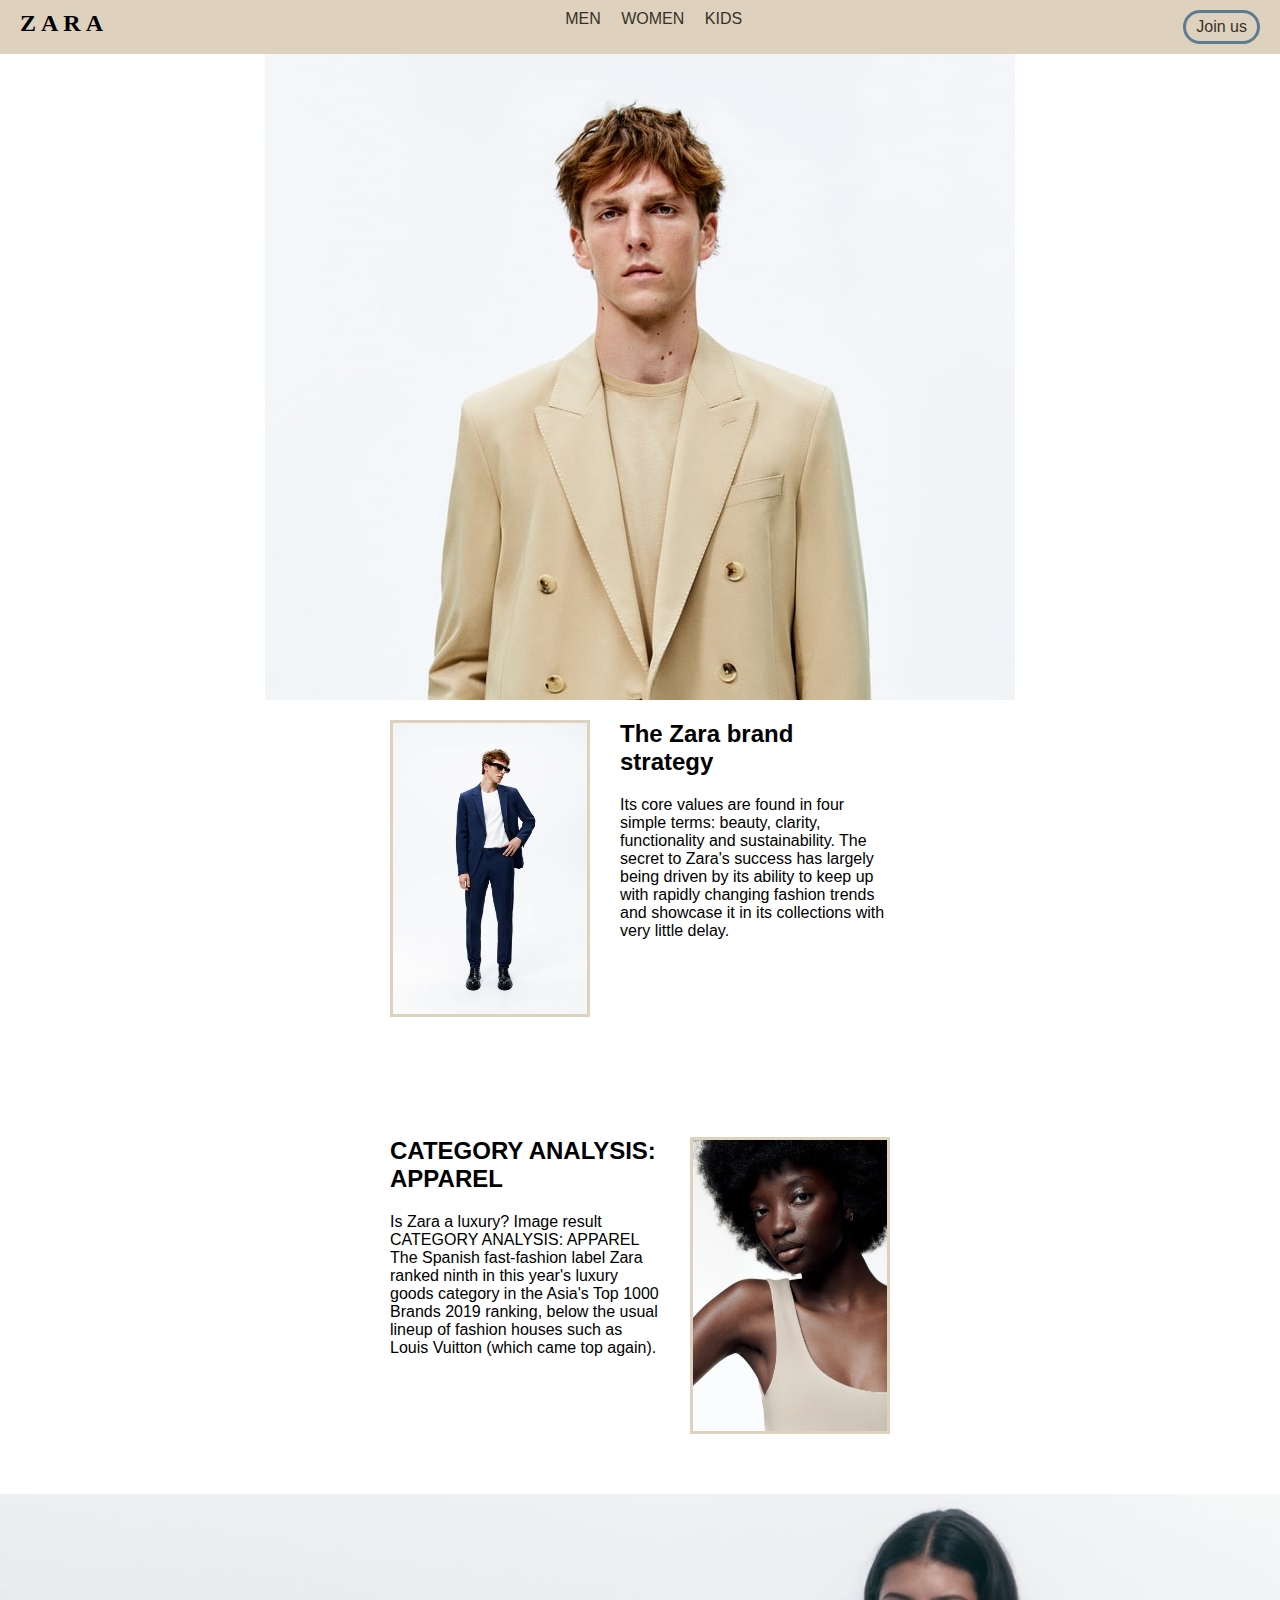
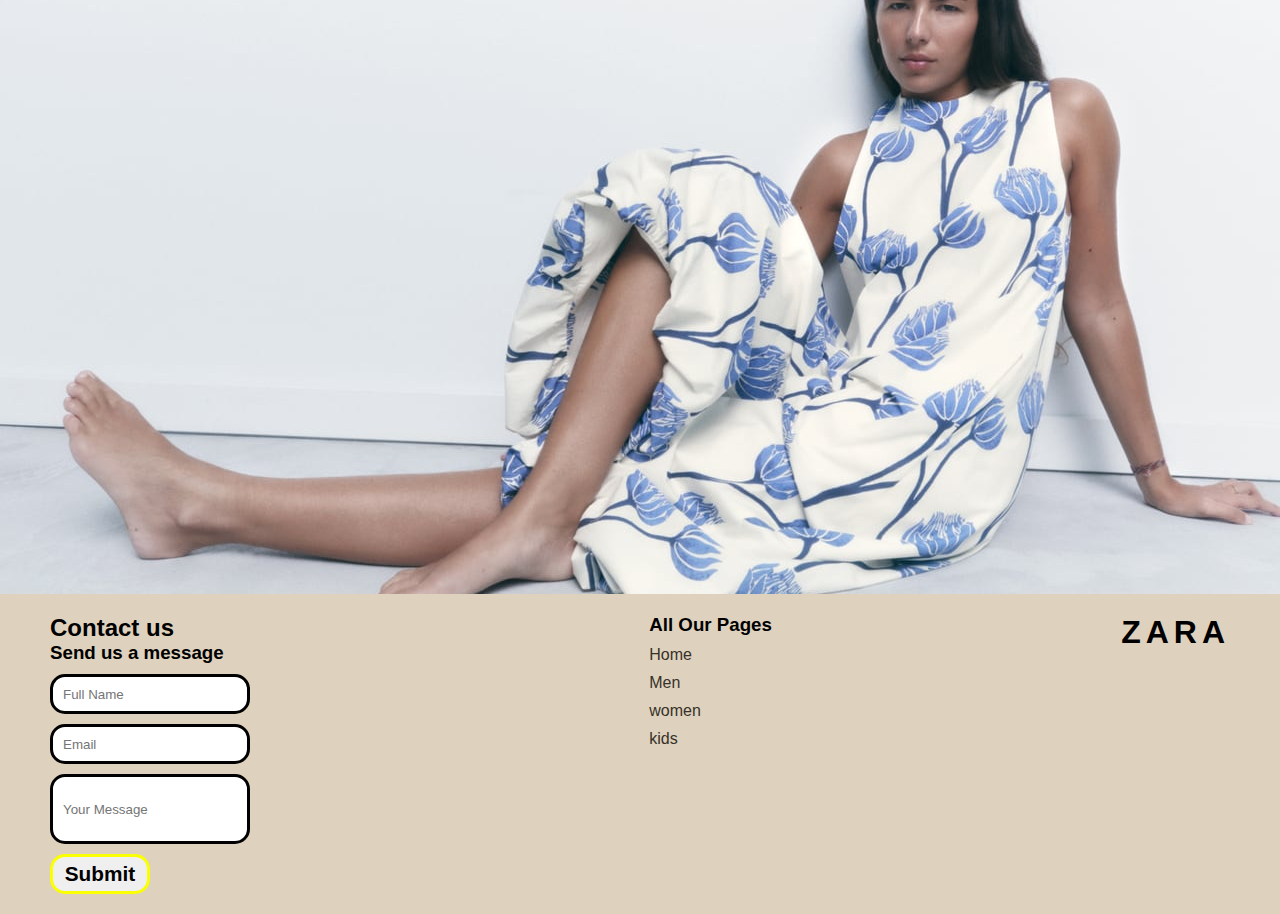
<file: index.html>
<!DOCTYPE html>
<html lang="en" dir="ltr">
  <head>
    <meta charset="utf-8">
    <title></title>
    <link rel="stylesheet" href="index.css">
  </head>
  <body>
    <!-- navbar-->
    <header>
      <a class="logo" href="index.html">ZARA</a>
      <nav>
        <a href="men.html" target="_blank">MEN</a>
        <a href="women.html">WOMEN</a>
        <a href="kids.html">KIDS</a>
      </nav>
      <a href="#" class="btn">Join us</a>
    </header>

    <section class="img">
    </section>

    <section class="about">
      <img src="zara2.jpg" alt="">
      <div class="info">
        <h2>The Zara brand strategy</h2>
        <p>Its core values are found in four simple terms: beauty, clarity, functionality and sustainability. The secret to Zara's success has largely being driven by its ability to keep up with rapidly changing fashion trends and showcase it in its collections with very little delay.</p>
      </div>
    </section>

    <section class="matrial">
      <div class="info">
        <h2>CATEGORY ANALYSIS: APPAREL</h2>
        <p>Is Zara a luxury?
          Image result
          CATEGORY ANALYSIS: APPAREL
          
          The Spanish fast-fashion label Zara ranked ninth in this year's luxury goods category in the Asia's Top 1000 Brands 2019 ranking, below the usual lineup of fashion houses such as Louis Vuitton (which came top again).</p>
      </div>
      <img src="zara3.jpg" alt="">
    </section>

    <section class="pic">
    </section>
<!-- footer-->
    <footer>
      <div class="contant">
        <h2>Contact us</h2>
        <h3>Send us a message</h3>
        <form class="" action="index.html" method="post">
            <input type="text" name="name" value="" placeholder="Full Name">
            <input type="email" name="email" value="" placeholder="Email">
            <input class="msg" type="text" name="message" value="" placeholder="Your Message">
            <input class="submit" type="submit" name="btn" value="Submit">
        </form>
      </div>
      <div class="pages">
        <h3>All Our Pages</h3>
        <a href="#">Home</a>
        <a href="C:\Users\mohammed\OneDrive\Documents\HTML\zara\zaraMEn.html" target="_blank">Men</a>
        <a href="#">women</a>
        <a href="#">kids</a>
      </div>
      <div class="zara">
        <h1>ZARA</h1>
      </div>
    </footer>
  </body>
</html>
</file>
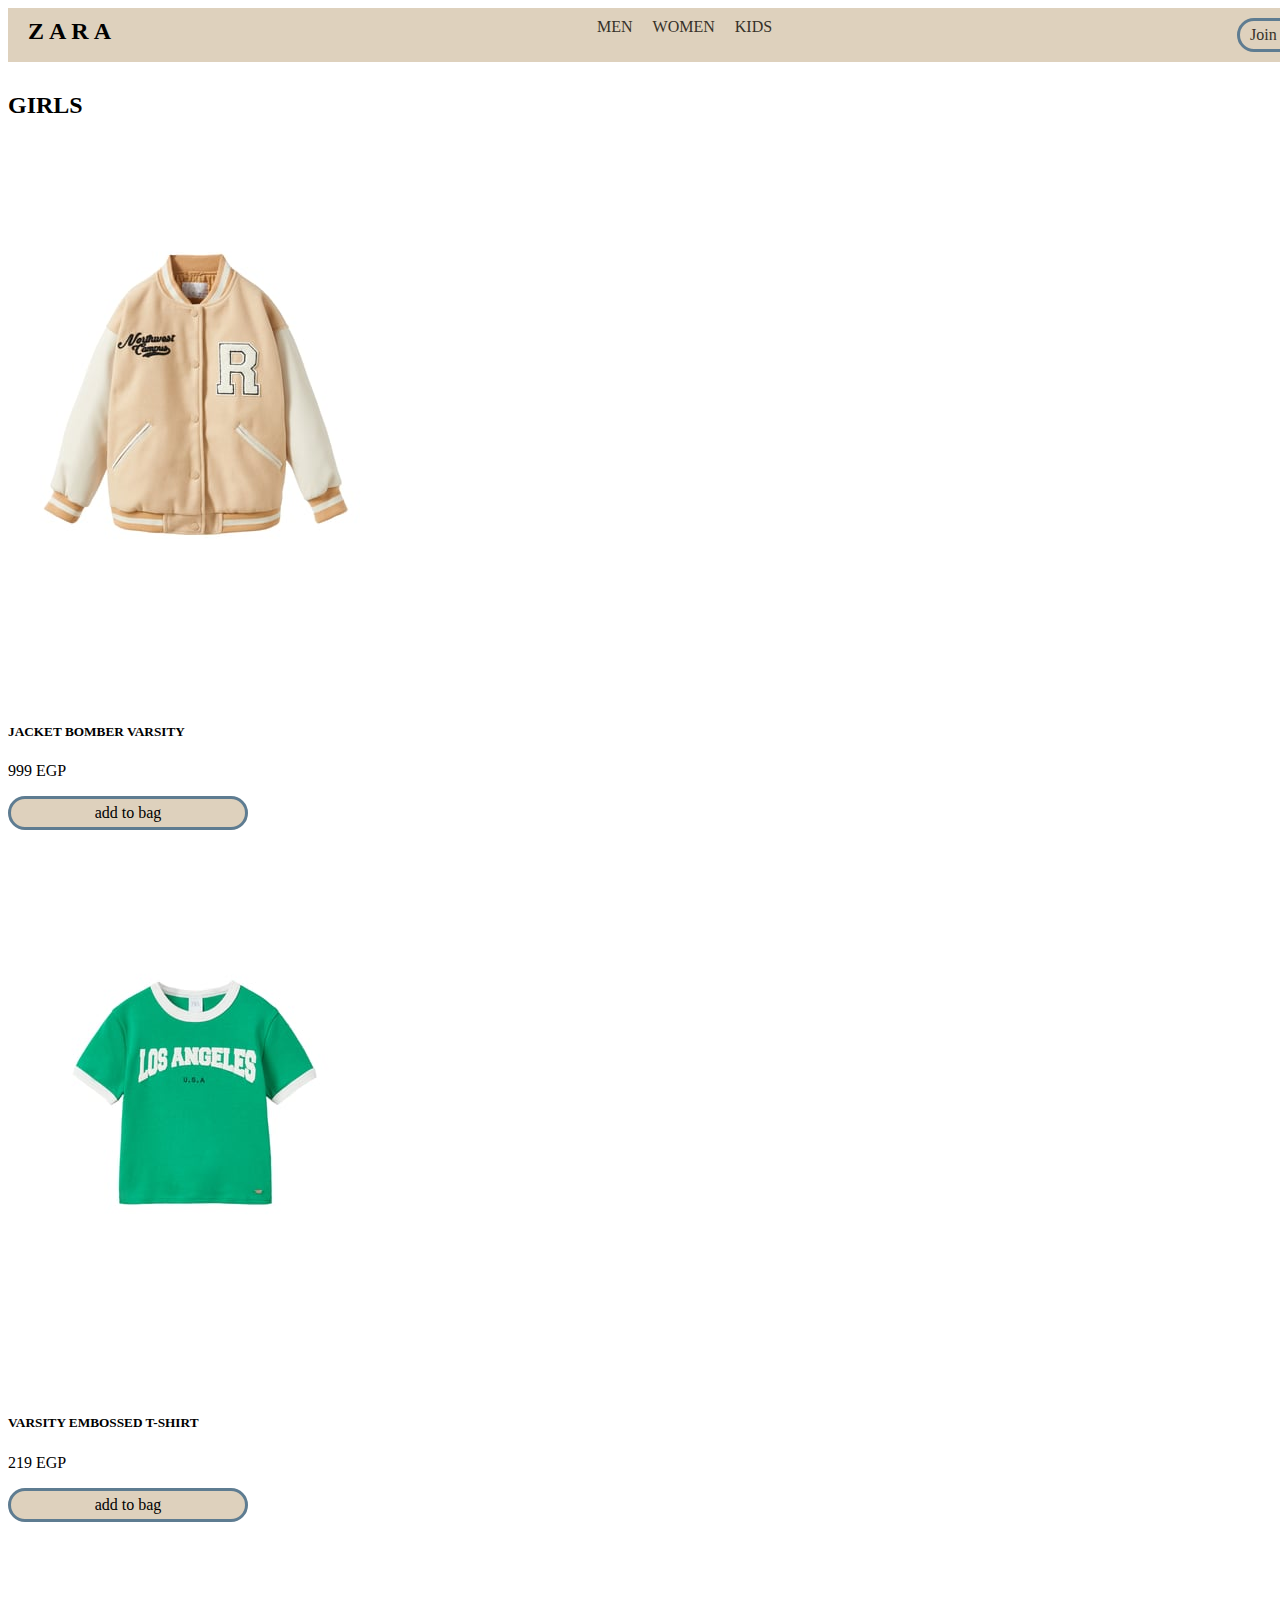
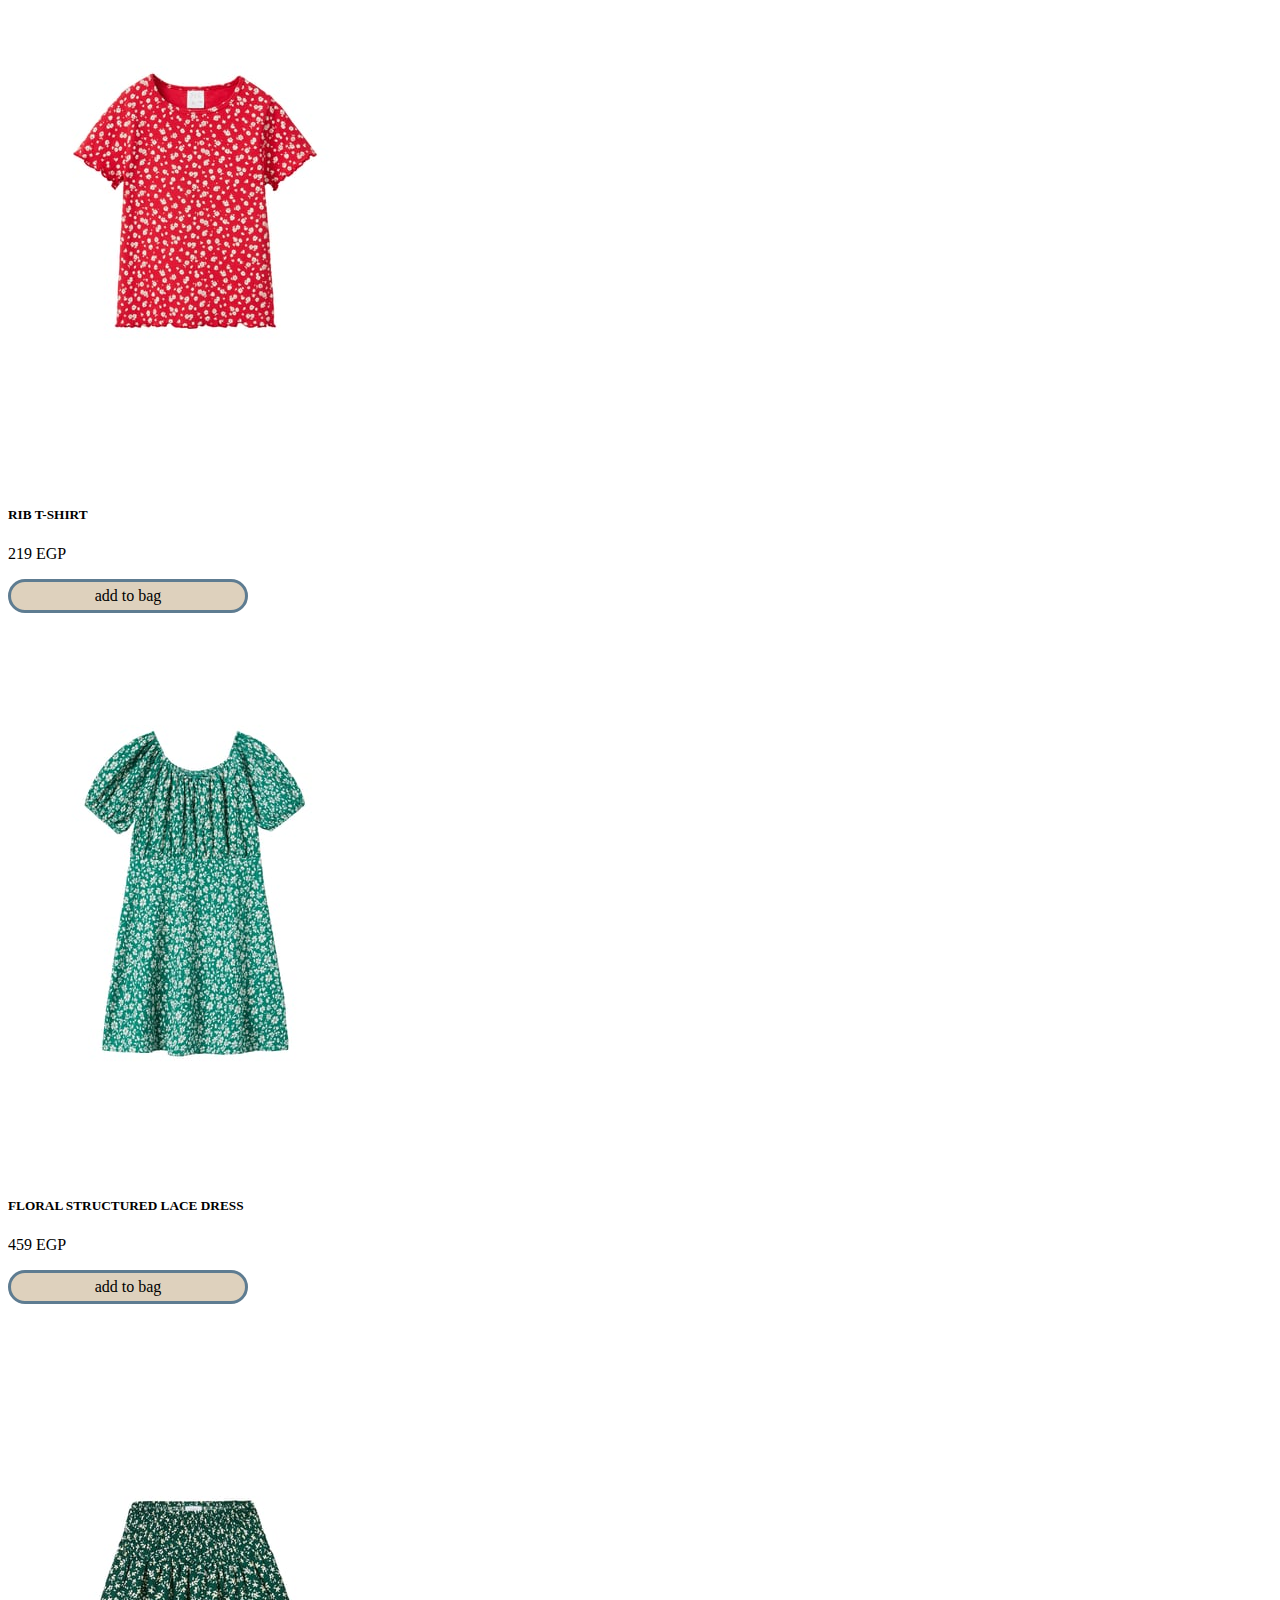
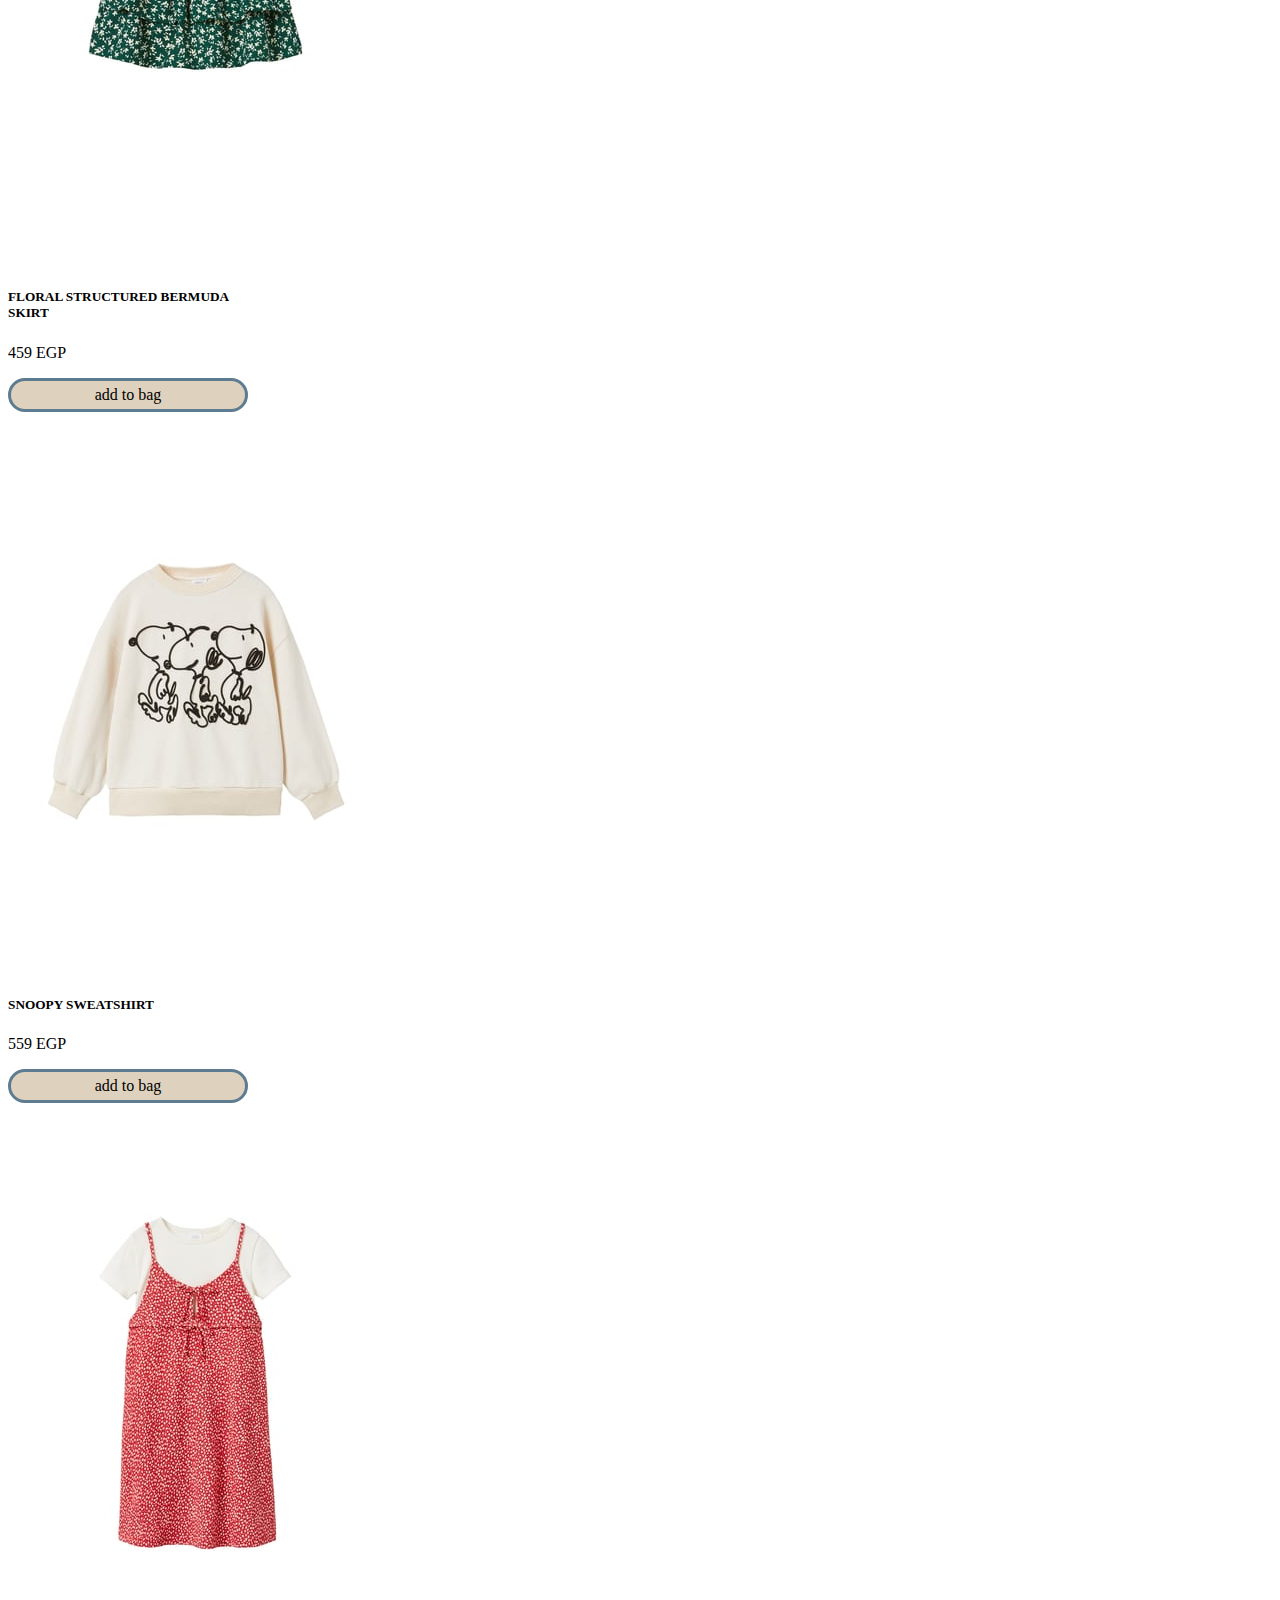
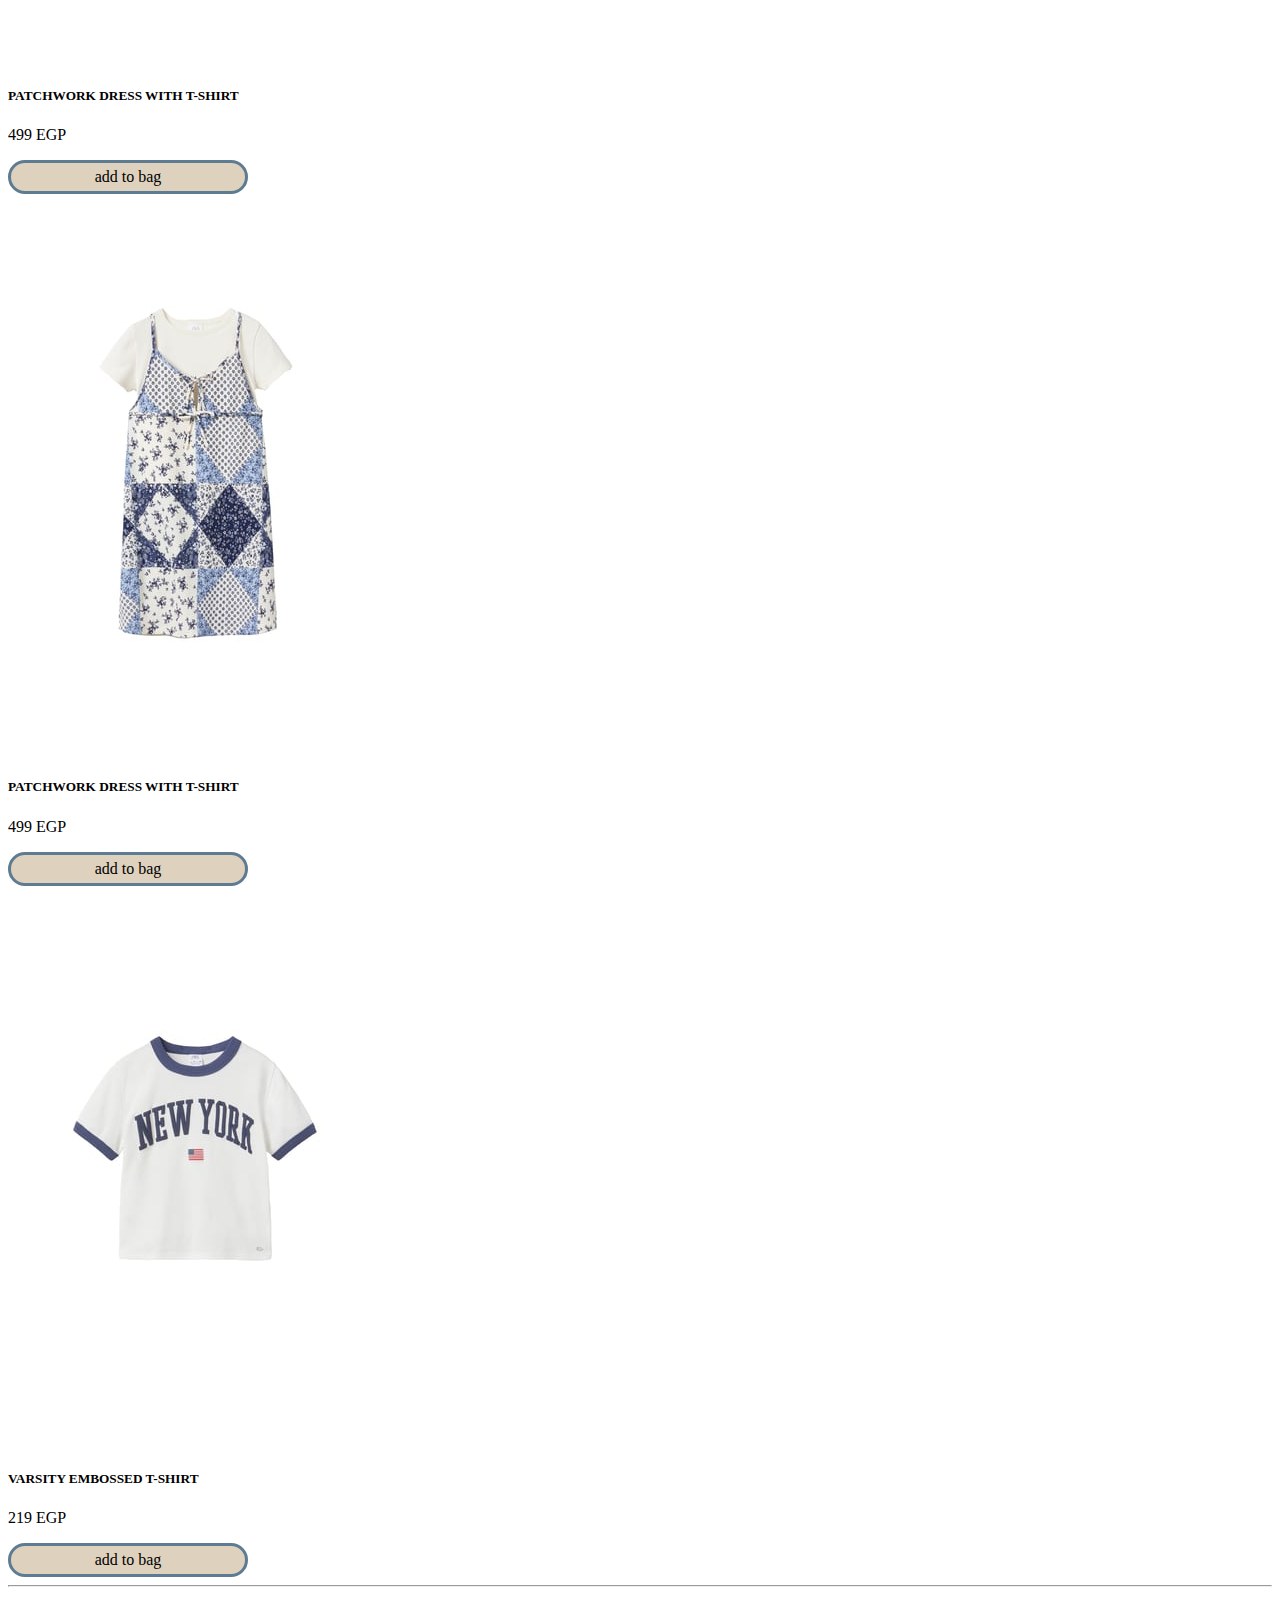
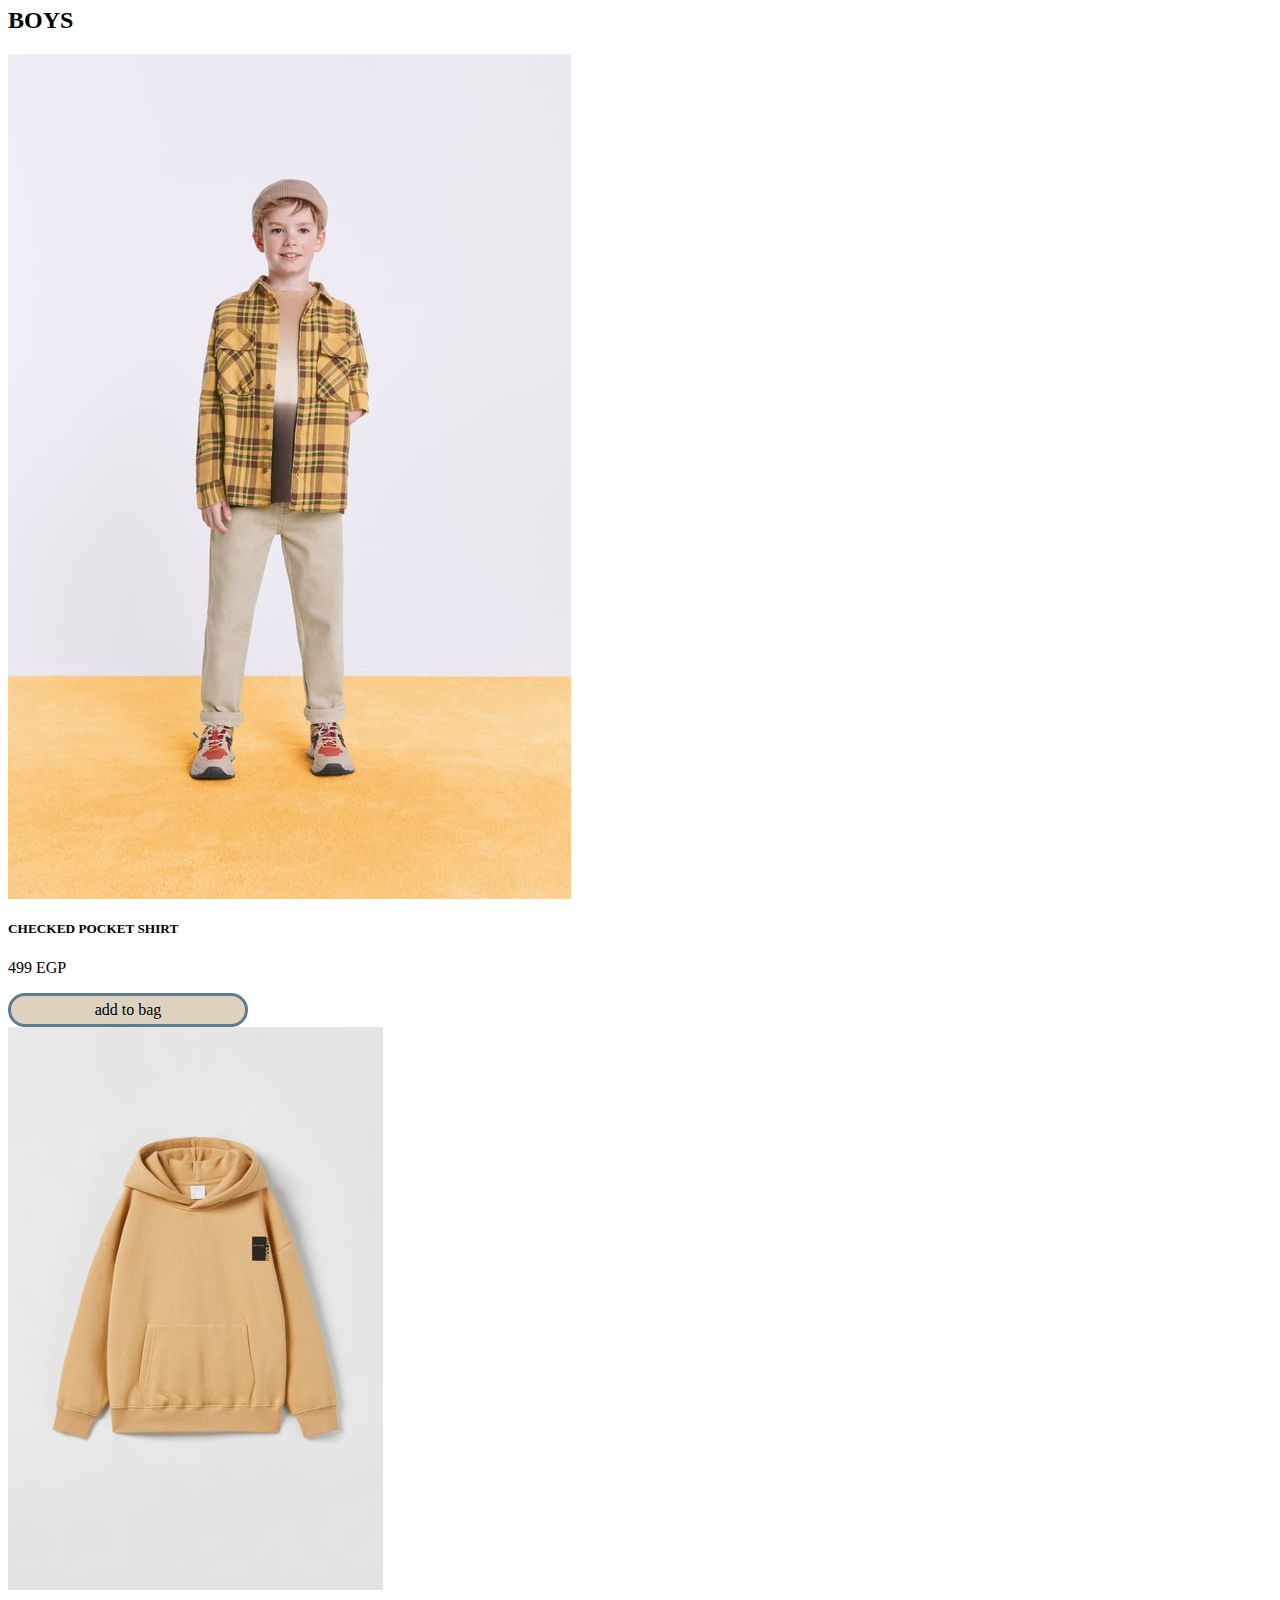
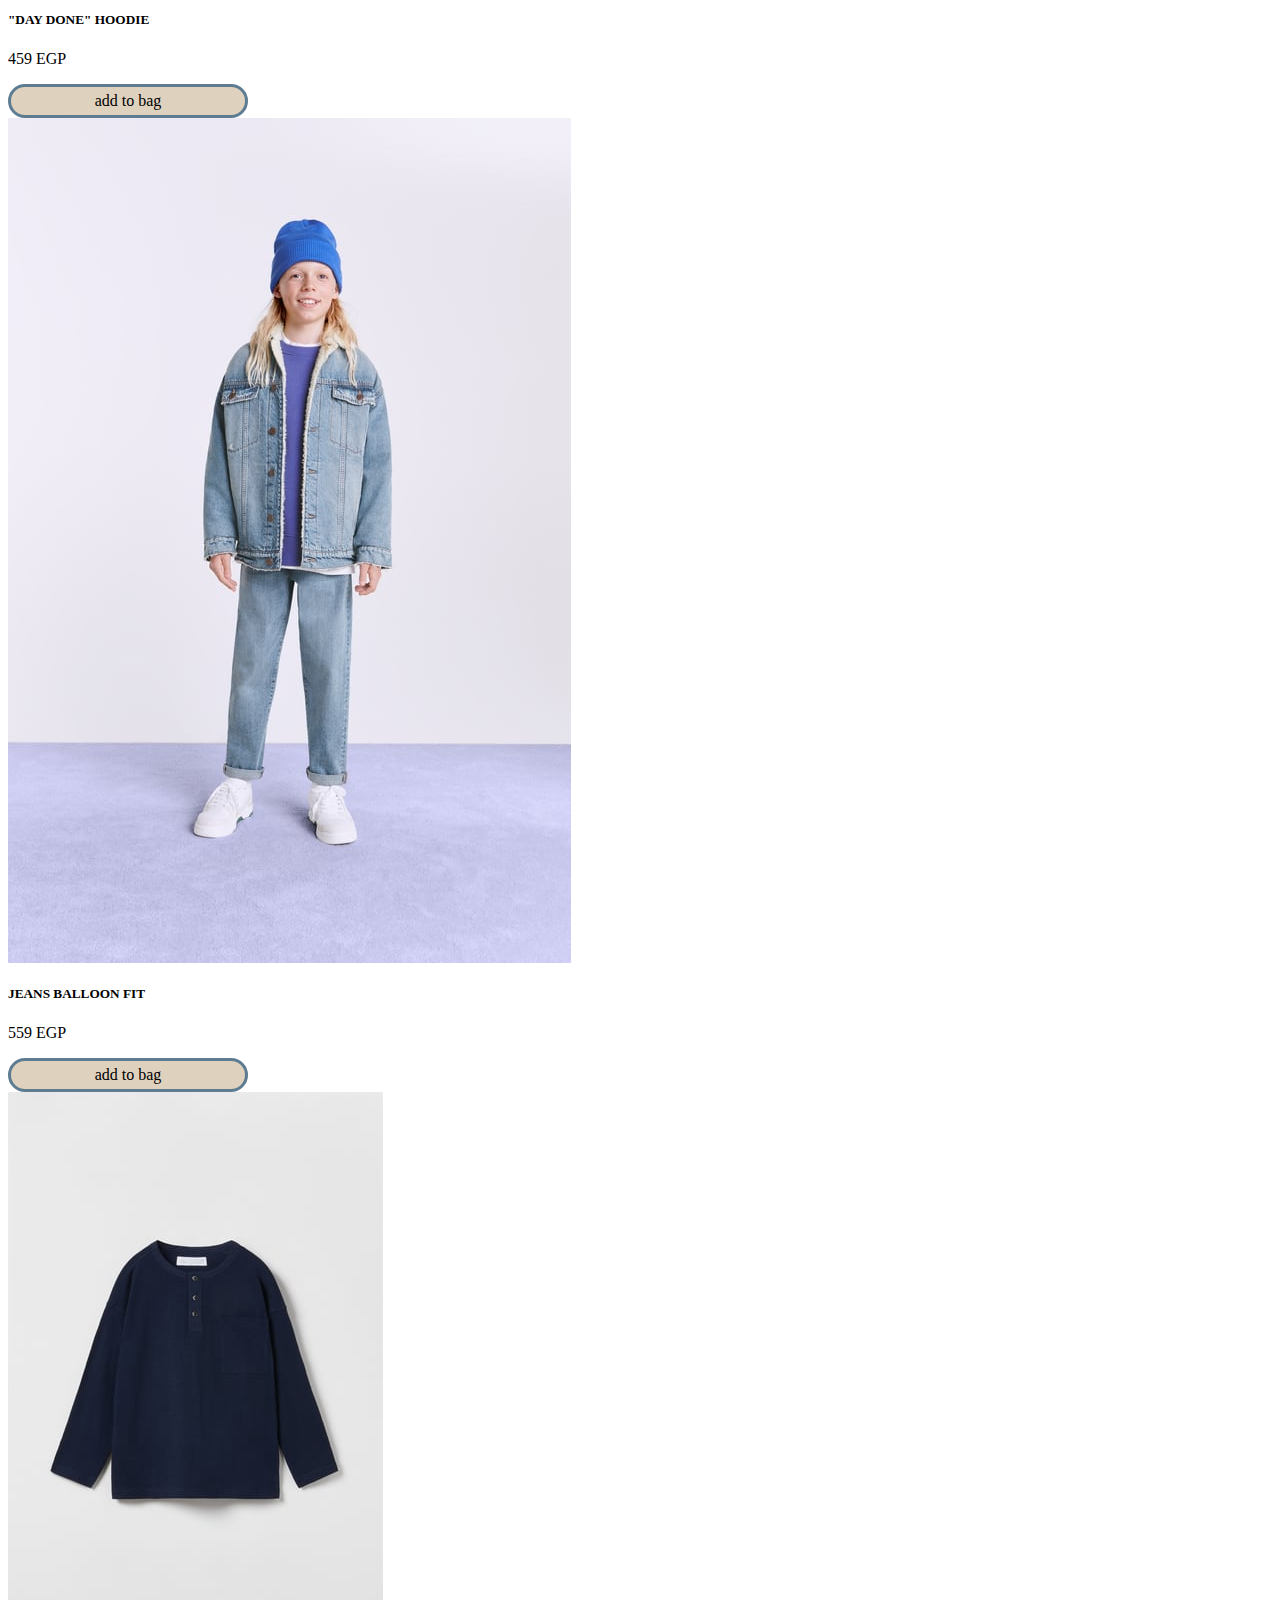
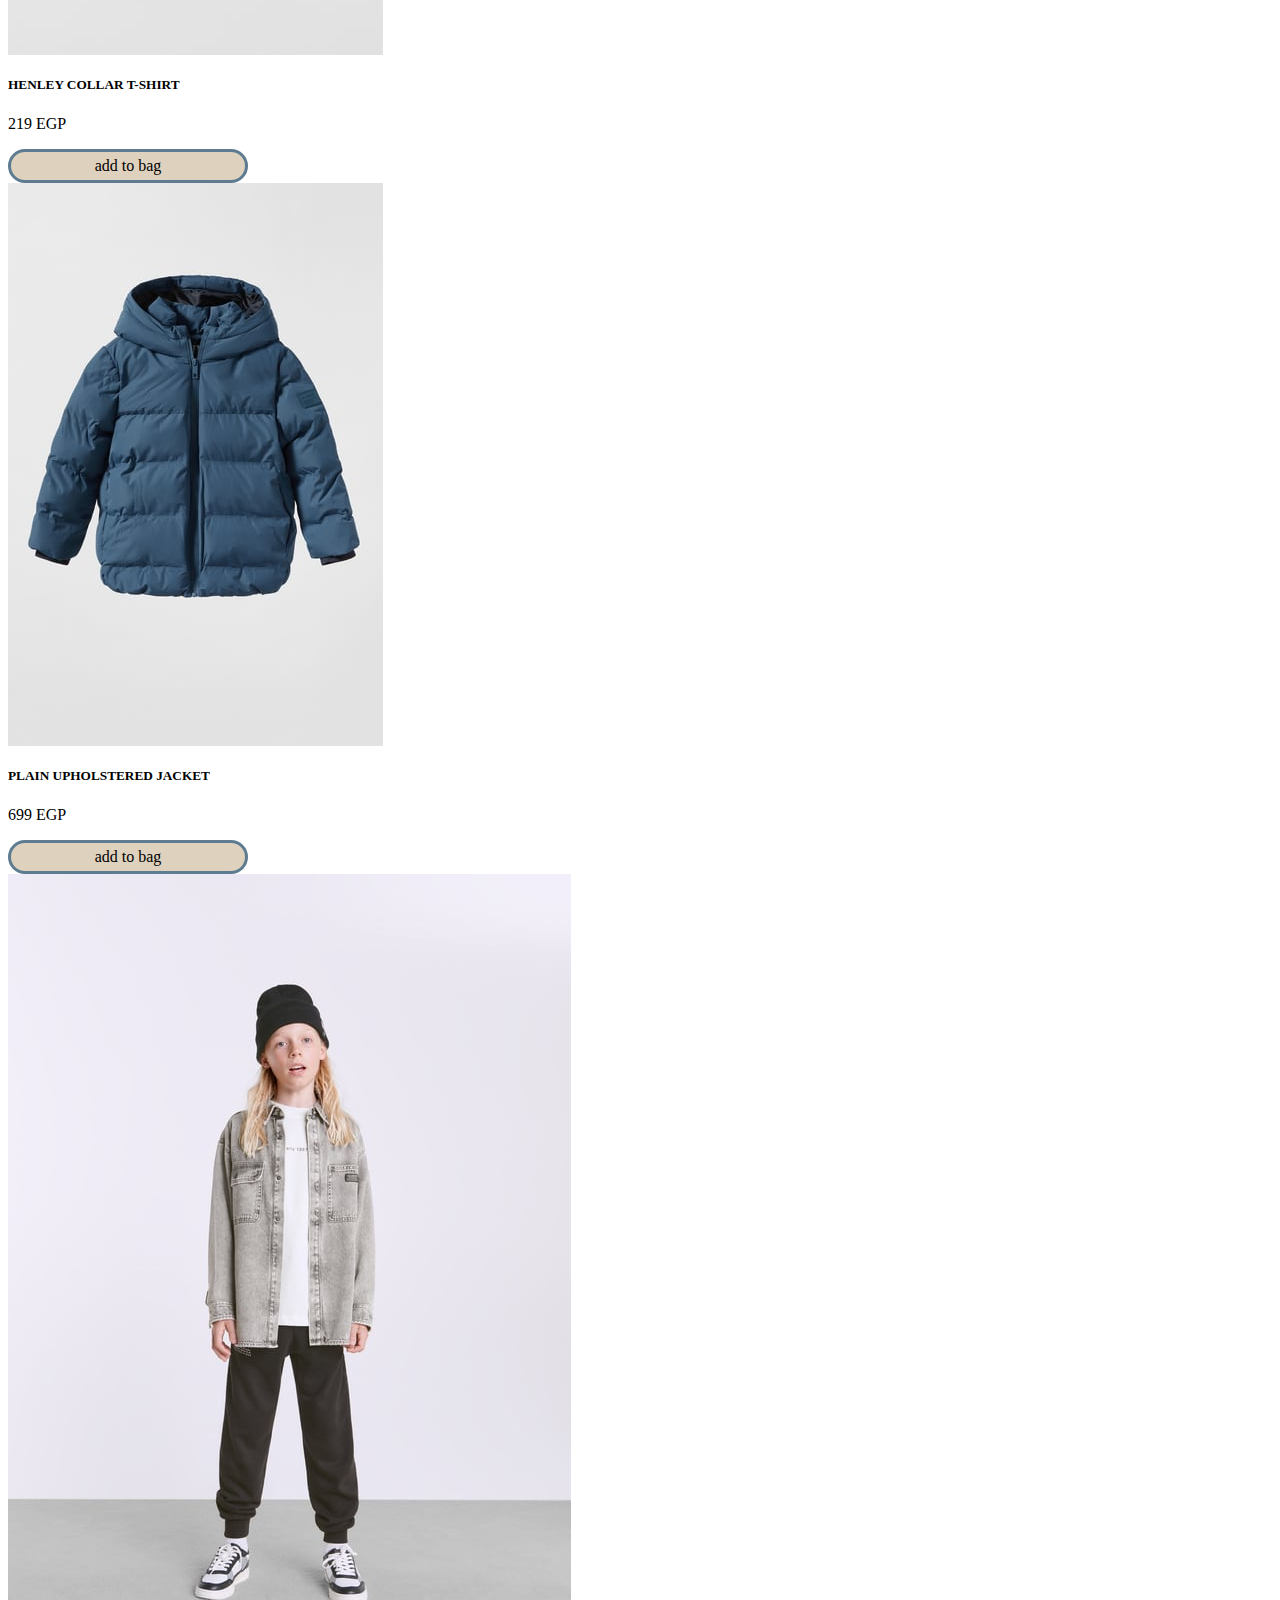
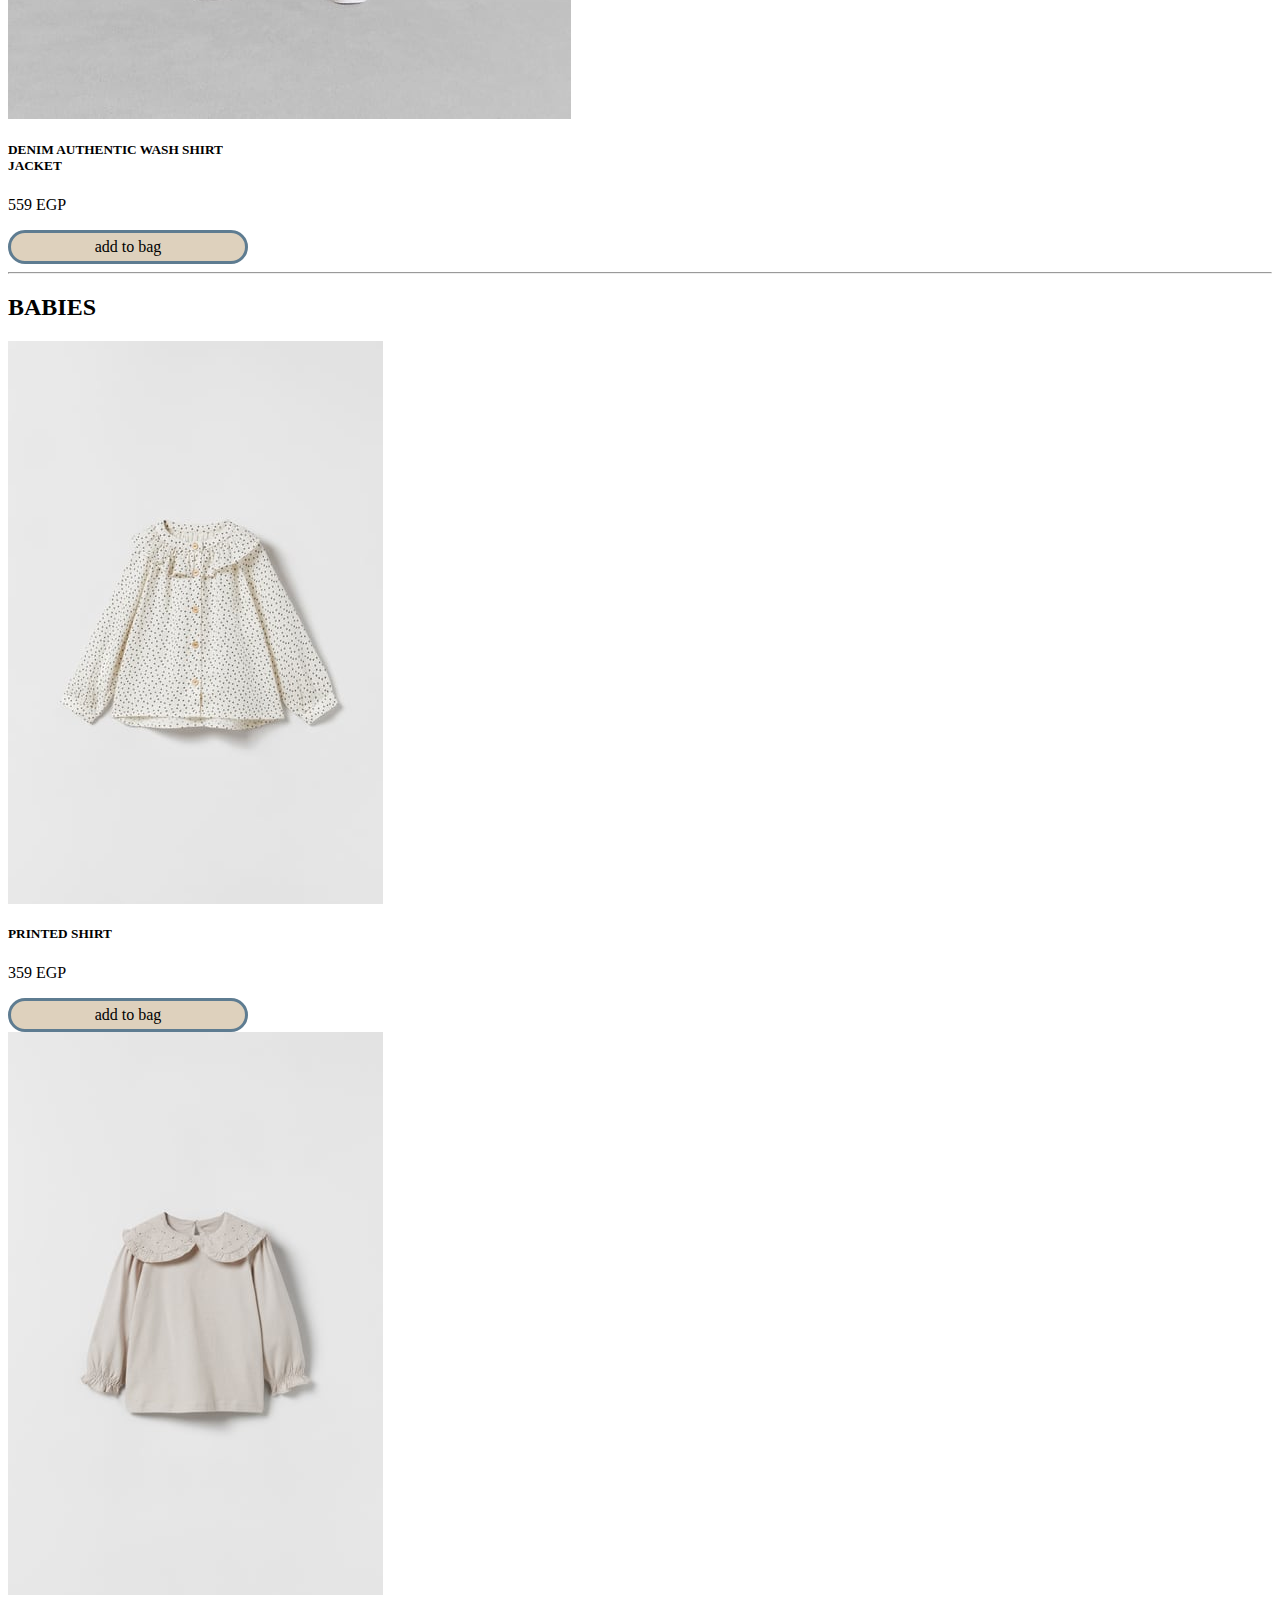
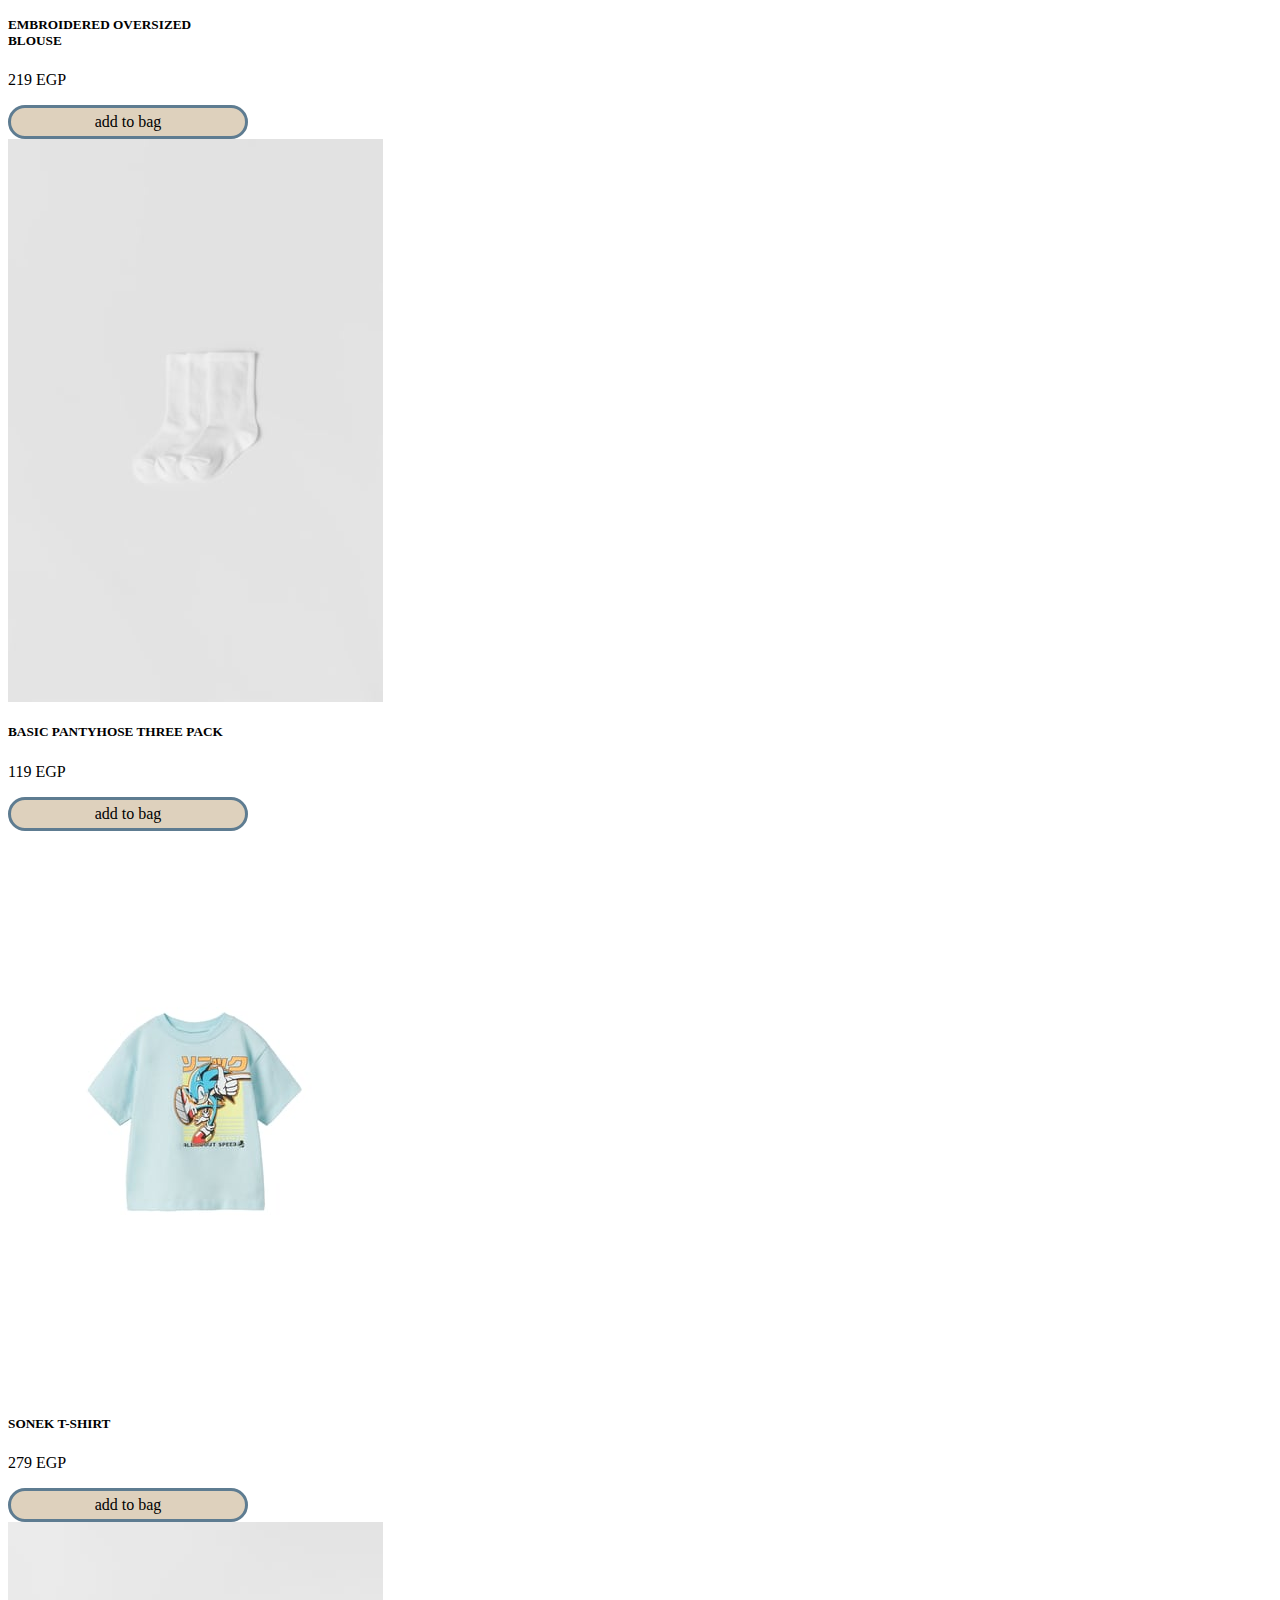
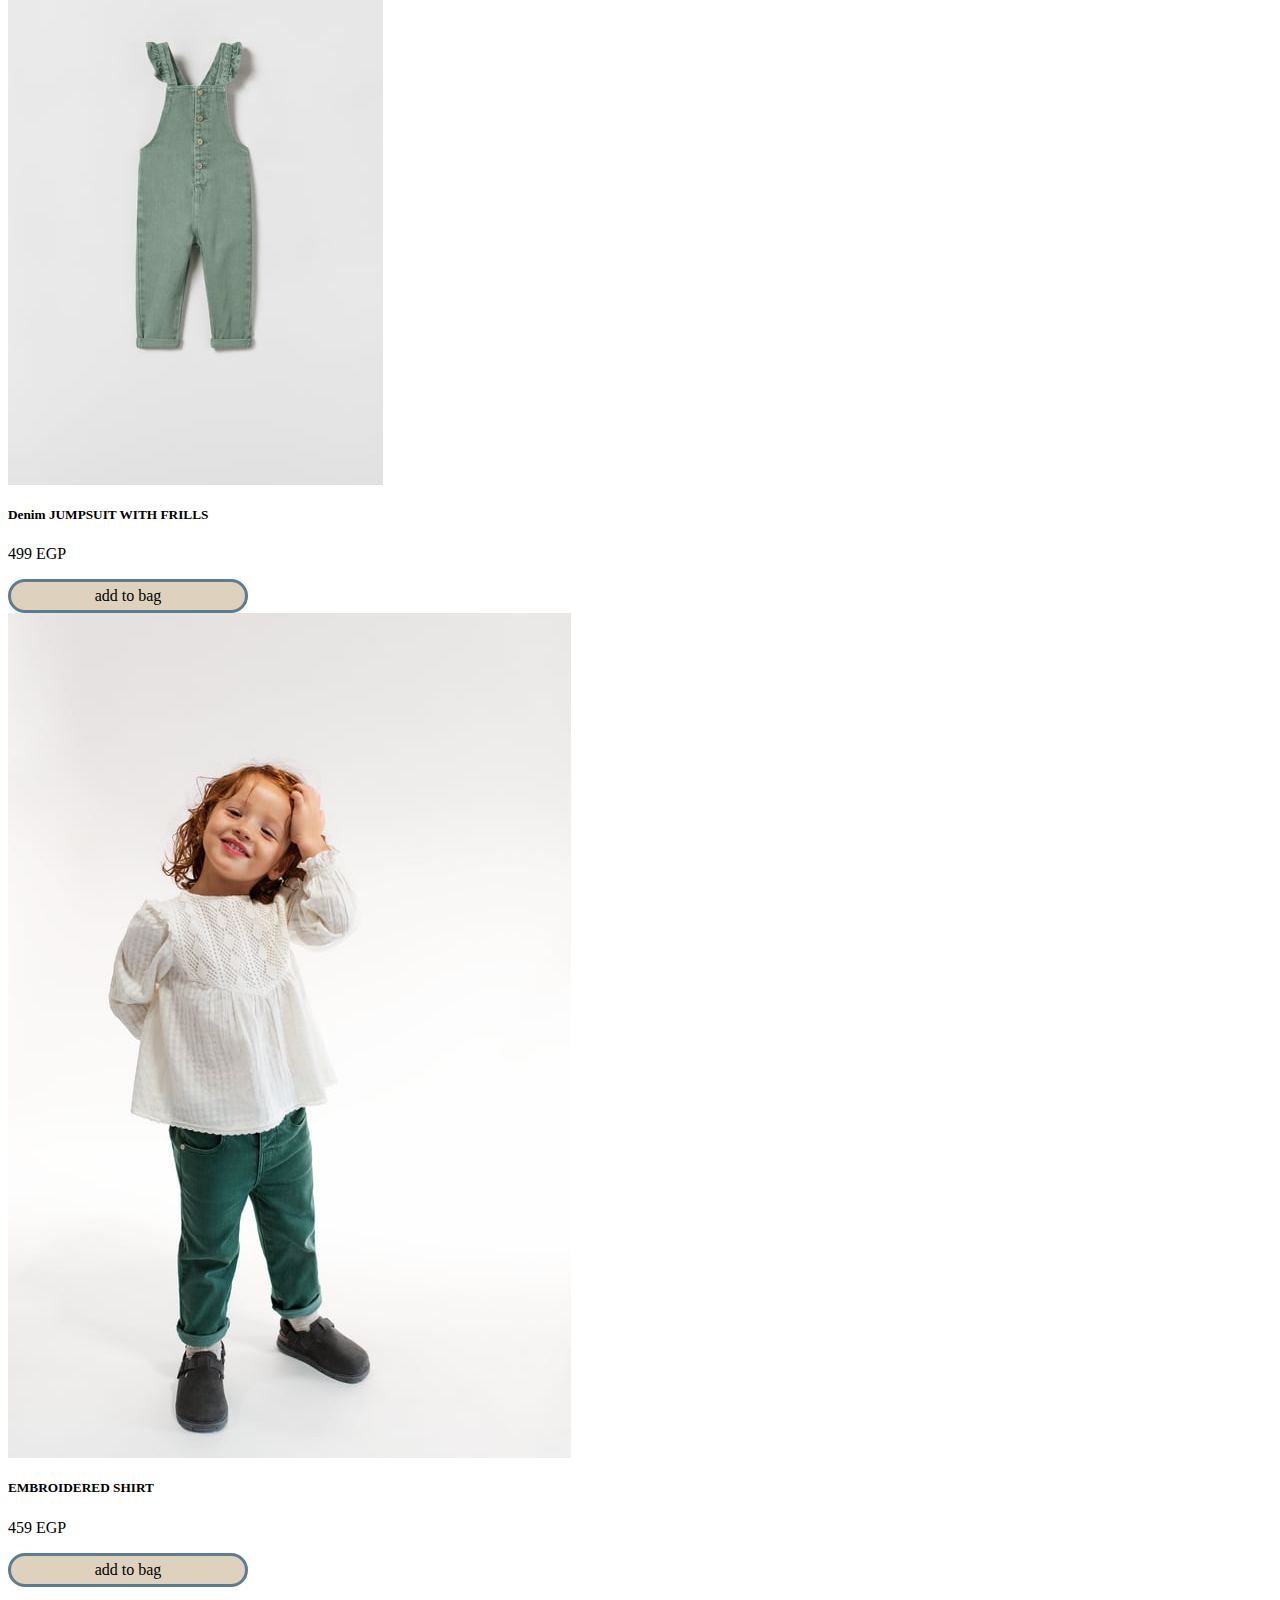
<file: kids.html>
<html>
    <head>
        <title>Kids</title>
        <link rel="stylesheet" href="kids.css">
        <link href="https://cdn.jsdelivr.net/npm/bootstrap@5.1.3/dist/css/bootstrap.min.css" rel="stylesheet" integrity="sha384-1BmE4kWBq78iYhFldvKuhfTAU6auU8tT94WrHftjDbrCEXSU1oBoqyl2QvZ6jIW3" crossorigin="anonymous">
    </head>
</html>
<!-- navbar-->
      <header>
        <a class="logo" href="index.html">ZARA</a>
        <nav>
          <a href="men.html">MEN</a>
          <a href="women.html">WOMEN</a>
          <a href="kids.html">KIDS</a>
        </nav>
        <a href="#" class="btn">Join us</a>
      </header>
<!-- girls-->
    <body>
      <div class="section">
        <H2>GIRLS</H2>
        <div class="container">
            <div class="row gy-3 my-3">
              <div class="col-md-4">
                 <div class="card" style="width: 15rem;">
                  <img src="girl1.jpg" class="card-img-top" alt="">
                  <div class="card-body">
                    <h5 class="card-title">JACKET BOMBER VARSITY</h5>
                    <p class="card-text">999 EGP</p>
                    <a href="#" class="btn btn-dark">add to bag</a>
                  </div>
                </div>
              </div>
              <div class="col-md-4">
                <div class="card" style="width: 15rem;">
                 <img src="girl6.jpg" class="card-img-top" alt="">
                 <div class="card-body">
                   <h5 class="card-title">VARSITY EMBOSSED T-SHIRT</h5>
                   <p class="card-text">219 EGP</p>
                   <a href="#" class="btn btn-dark">add to bag</a>
                 </div>
               </div>
             </div>
             <div class="col-md-4">
              <div class="card" style="width: 15rem;">
               <img src="girl7.jpg" class="card-img-top" alt="">
               <div class="card-body">
                 <h5 class="card-title">RIB T-SHIRT</h5>
                 <p class="card-text">219 EGP</p>
                 <a href="#" class="btn btn-dark">add to bag</a>
               </div>
             </div>
           </div>
           <div class="col-md-4">
            <div class="card" style="width: 15rem;">
             <img src="girl4.jpg" class="card-img-top" alt="">
             <div class="card-body">
               <h5 class="card-title">FLORAL STRUCTURED LACE DRESS</h5>
               <p class="card-text">459 EGP</p>
               <a href="#" class="btn btn-dark">add to bag</a>
             </div>
           </div>
         </div>
         <div class="col-md-4">
          <div class="card" style="width: 15rem;">
           <img src="girl5.jpg" class="card-img-top" alt="">
           <div class="card-body">
             <h5 class="card-title">FLORAL STRUCTURED BERMUDA SKIRT</h5>
             <p class="card-text">459 EGP</p>
             <a href="#" class="btn btn-dark">add to bag</a>
           </div>
         </div>
       </div>
       <div class="col-md-4">
        <div class="card" style="width: 15rem;">
         <img src="girl13.jpg" class="card-img-top" alt="">
         <div class="card-body">
           <h5 class="card-title">SNOOPY SWEATSHIRT</h5>
           <p class="card-text">559 EGP</p>
           <a href="#" class="btn btn-dark">add to bag</a>
         </div>
       </div>
     </div>
     <div class="col-md-4">
      <div class="card" style="width: 15rem;">
       <img src="girl9.jpg" class="card-img-top" alt="">
       <div class="card-body">
         <h5 class="card-title">PATCHWORK DRESS WITH T-SHIRT</h5>
         <p class="card-text">499 EGP</p>
         <a href="#" class="btn btn-dark">add to bag</a>
       </div>
     </div>
   </div>
   <div class="col-md-4">
    <div class="card" style="width: 15rem;">
     <img src="girl14.jpg" class="card-img-top" alt="">
     <div class="card-body">
       <h5 class="card-title">PATCHWORK DRESS WITH T-SHIRT</h5>
       <p class="card-text">499 EGP</p>
       <a href="#" class="btn btn-dark">add to bag</a>
     </div>
   </div>
 </div>
 <div class="col-md-4">
  <div class="card" style="width: 15rem;">
   <img src="girl15.jpg" class="card-img-top" alt="">
   <div class="card-body">
     <h5 class="card-title">VARSITY EMBOSSED T-SHIRT</h5>
     <p class="card-text">219 EGP</p>
     <a href="#" class="btn btn-dark">add to bag</a>
   </div>
 </div>
</div>
 <hr>
 <!-- boys-->
 <h2>BOYS</h2>
 <div class="col-md-4">
  <div class="card" style="width: 15rem;">
   <img src="boy1.jpg" class="card-img-top" alt="">
   <div class="card-body">
     <h5 class="card-title">CHECKED POCKET SHIRT</h5>
     <p class="card-text">499 EGP</p>
     <a href="#" class="btn btn-dark">add to bag</a>
   </div>
 </div>
</div>
<div class="col-md-4">
  <div class="card" style="width: 15rem;">
   <img src="boy2.jpg" class="card-img-top" alt="">
   <div class="card-body">
     <h5 class="card-title">"DAY DONE" HOODIE</h5>
     <p class="card-text">459 EGP</p>
     <a href="#" class="btn btn-dark">add to bag</a>
   </div>
 </div>
</div>
<div class="col-md-4">
  <div class="card" style="width: 15rem;">
   <img src="boy3.jpg" class="card-img-top" alt="">
   <div class="card-body">
     <h5 class="card-title">JEANS BALLOON FIT</h5>
     <p class="card-text">559 EGP</p>
     <a href="#" class="btn btn-dark">add to bag</a>
   </div>
 </div>
</div>
<div class="col-md-4">
  <div class="card" style="width: 15rem;">
   <img src="boy4.jpg" class="card-img-top" alt="">
   <div class="card-body">
     <h5 class="card-title">HENLEY COLLAR T-SHIRT</h5>
     <p class="card-text">219 EGP</p>
     <a href="#" class="btn btn-dark">add to bag</a>
   </div>
 </div>
</div>
<div class="col-md-4">
  <div class="card" style="width: 15rem;">
   <img src="boy5.jpg" class="card-img-top" alt="">
   <div class="card-body">
     <h5 class="card-title">PLAIN UPHOLSTERED JACKET</h5>
     <p class="card-text">699 EGP</p>
     <a href="#" class="btn btn-dark">add to bag</a>
   </div>
 </div>
</div>
<div class="col-md-4">
  <div class="card" style="width: 15rem;">
   <img src="boy6.jpg" class="card-img-top" alt="">
   <div class="card-body">
     <h5 class="card-title">DENIM AUTHENTIC WASH SHIRT JACKET</h5>
     <p class="card-text">559 EGP</p>
     <a href="#" class="btn btn-dark">add to bag</a>
   </div>
 </div>
</div>
<hr>
<!-- babies-->
<h2>BABIES</h2>
<div class="col-md-4">
  <div class="card" style="width: 15rem;">
   <img src="baby1.jpg" class="card-img-top" alt="">
   <div class="card-body">
     <h5 class="card-title">PRINTED SHIRT </h5>
     <p class="card-text">359 EGP</p>
     <a href="#" class="btn btn-dark">add to bag</a>
   </div>
 </div>
</div>
<div class="col-md-4">
  <div class="card" style="width: 15rem;">
   <img src="baby2.jpg" class="card-img-top" alt="">
   <div class="card-body">
     <h5 class="card-title">EMBROIDERED OVERSIZED BLOUSE </h5>
     <p class="card-text">219 EGP</p>
     <a href="#" class="btn btn-dark">add to bag</a>
   </div>
 </div>
</div>
<div class="col-md-4">
  <div class="card" style="width: 15rem;">
   <img src="baby3.jpg" class="card-img-top" alt="">
   <div class="card-body">
     <h5 class="card-title">BASIC PANTYHOSE THREE PACK</h5>
     <p class="card-text">119 EGP</p>
     <a href="#" class="btn btn-dark">add to bag</a>
   </div>
 </div>
</div>
<div class="col-md-4">
  <div class="card" style="width: 15rem;">
   <img src="baby4.jpg" class="card-img-top" alt="">
   <div class="card-body">
     <h5 class="card-title">SONEK T-SHIRT</h5>
     <p class="card-text">279 EGP</p>
     <a href="#" class="btn btn-dark">add to bag</a>
   </div>
 </div>
</div>
<div class="col-md-4">
  <div class="card" style="width: 15rem;">
   <img src="baby5.jpg" class="card-img-top" alt="">
   <div class="card-body">
     <h5 class="card-title">Denim JUMPSUIT WITH FRILLS</h5>
     <p class="card-text">499 EGP</p>
     <a href="#" class="btn btn-dark">add to bag</a>
   </div>
 </div>
</div>
<div class="col-md-4">
  <div class="card" style="width: 15rem;">
   <img src="baby6.jpg" class="card-img-top" alt="">
   <div class="card-body">
     <h5 class="card-title">EMBROIDERED SHIRT </h5>
     <p class="card-text">459 EGP</p>
     <a href="#" class="btn btn-dark">add to bag</a>
   </div>
 </div>
</div>
</div>
<!-- footer-->
<footer>
  <div class="contant">
    <h2>Contact us</h2>
    <h3>Send us a message</h3>
    <form class="" action="index.html" method="post">
        <input type="text" name="name" value="" placeholder="Full Name">
        <input type="email" name="email" value="" placeholder="Email">
        <input class="msg" type="text" name="message" value="" placeholder="Your Message">
        <input class="submit" type="submit" name="btn" value="Submit">
    </form>
  </div>
  <div class="pages">
    <h3>All Our Pages</h3>
    <a href="index.html">Home</a>
    <a href="men.html">Men</a>
    <a href="women.html">women</a>
    <a href="kids.html">kids</a>
  </div>
  <div class="zara">
    <h1>ZARA</h1>
  </div>
</footer>
    </body>
</html>
</file>
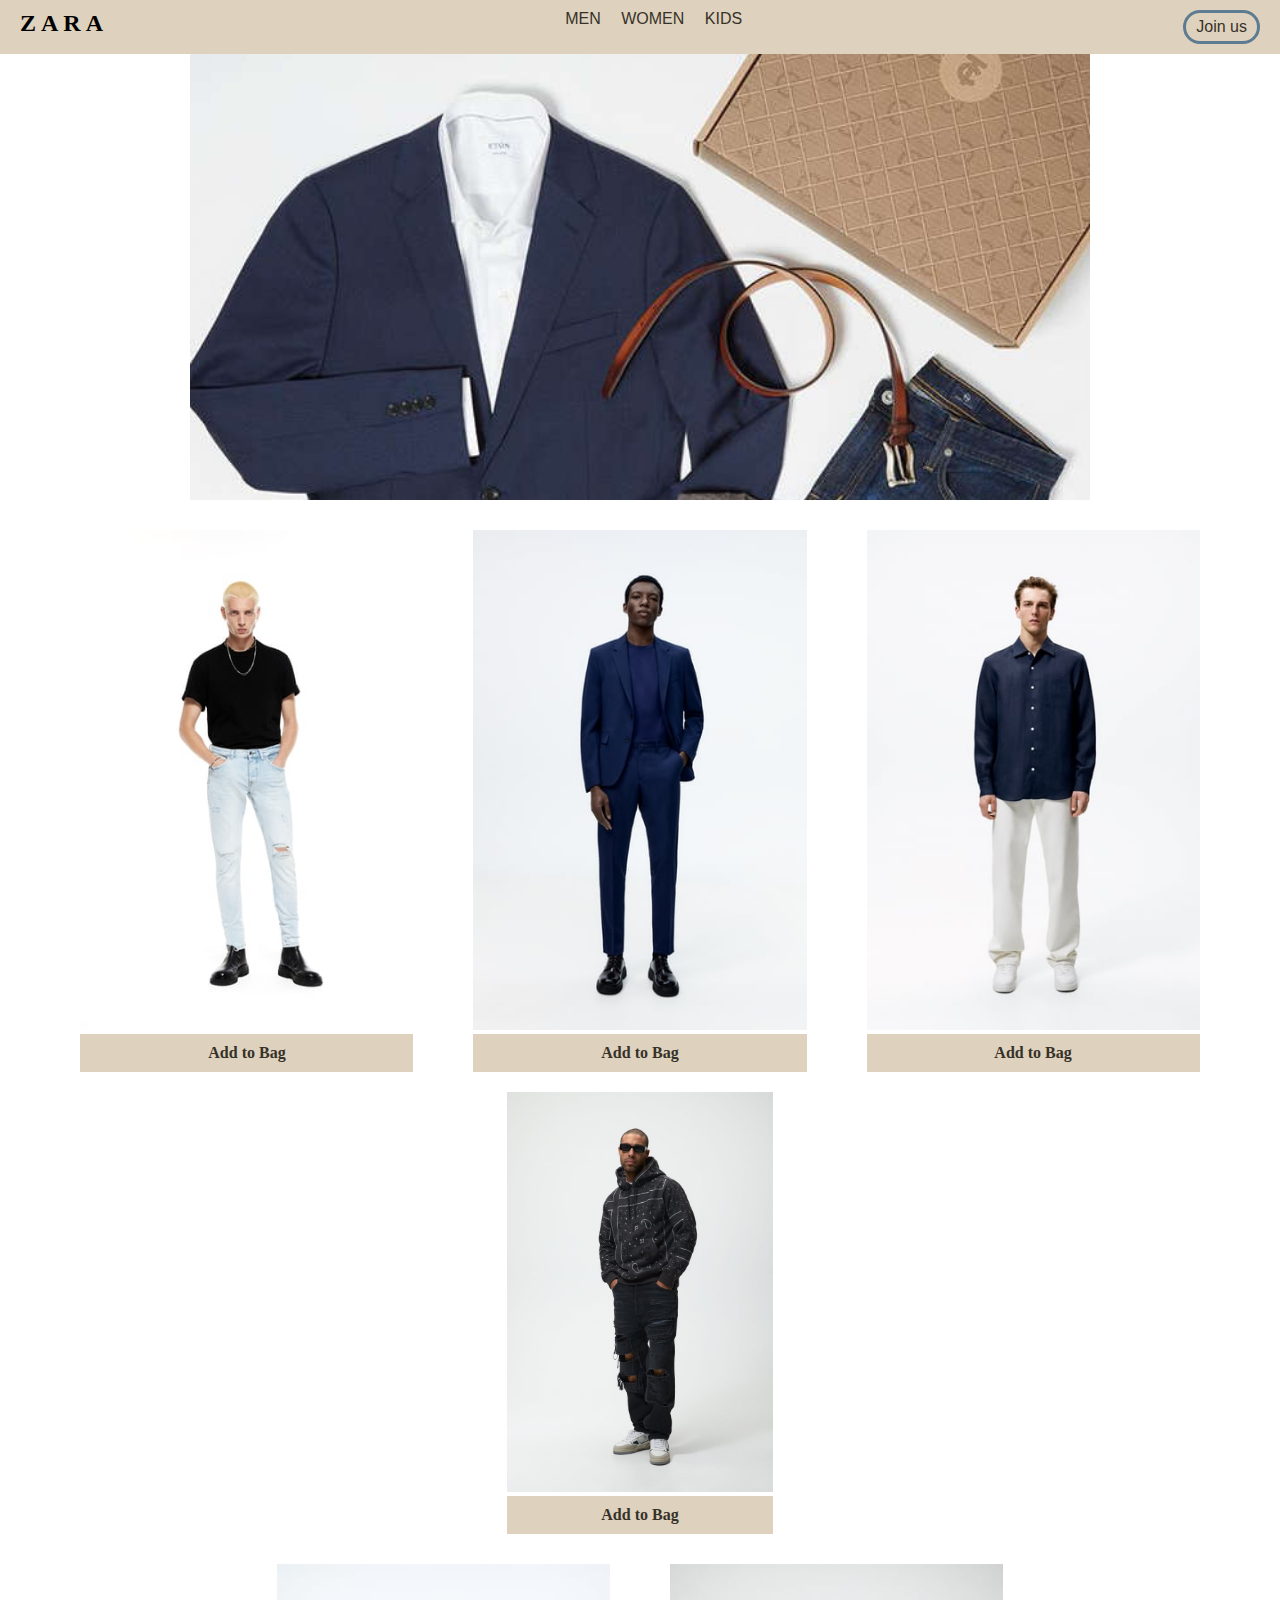
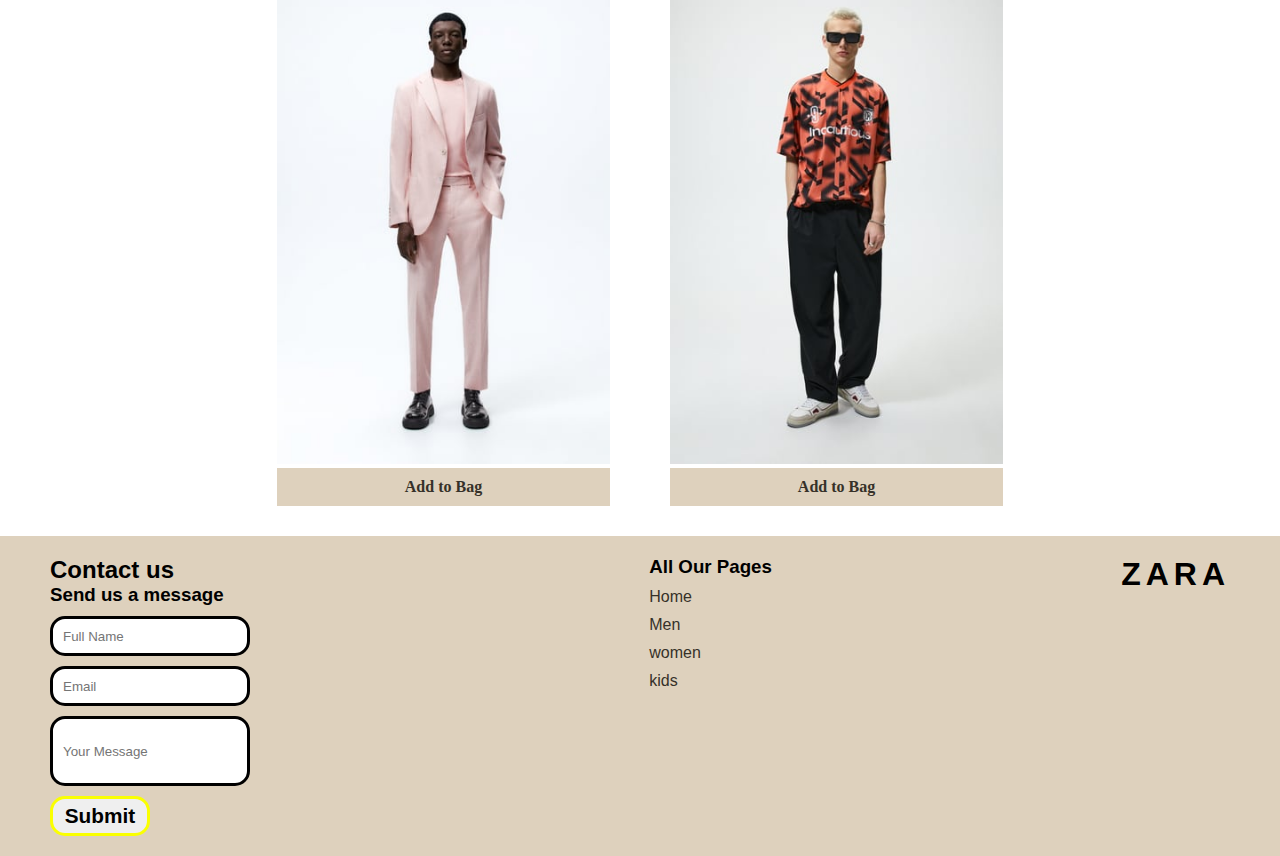
<file: men.html>
<!DOCTYPE html>
<html lang="en" dir="ltr">
  <head>
    <meta charset="utf-8">
    <title></title>
    <link rel="stylesheet" href="men.css">
  </head>
  <body>
    <!-- navbar-->
    <header>
      <a class="logo" href="index.html">ZARA</a>
      <nav>
        <a href="men.html">MEN</a>
        <a href="women.html">WOMEN</a>
        <a href="kids.html">KIDS</a>
      </nav>
      <a href="#" class="btn">Join us</a>
    </header>

    <section class="pic">
    </section>


    <section class="main">
      <div class="cards">
        <a href="#" class="card">
          <div class="img"><img src="men1.jpg" alt=""></div>
          <div class="info">Add to Bag</div>
        </a>
        <a href="#" class="card">
          <div class="img"><img src="men2.jpg" alt=""></div>
          <div class="info">Add to Bag</div>
        </a>
        <a href="#" class="card">
          <div class="img"><img src="men3.jpg" alt=""></div>
          <div class="info">Add to Bag</div>
        </a>
      </div>
      <div class="view">
        <a href="#" class="card">
          <div class="img"><img src="men5.jpg" alt=""></div>
          <div class="info">Add to Bag</div>
        </a>
      </div>
      <div class="cards">
        <a href="#" class="card">
          <div class="img"><img src="men4.jpg" alt=""></div>
          <div class="info">Add to Bag</div>
        </a>
        <a href="#" class="card">
          <div class="img"><img src="men6.jpg" alt=""></div>
          <div class="info">Add to Bag</div>
        </a>
      </div>
    </section>
<!-- footer-->
    <footer>
      <div class="contant">
        <h2>Contact us</h2>
        <h3>Send us a message</h3>
        <form class="" action="index.html" method="post">
            <input type="text" name="name" value="" placeholder="Full Name">
            <input type="email" name="email" value="" placeholder="Email">
            <input class="msg" type="text" name="message" value="" placeholder="Your Message">
            <input class="submit" type="submit" name="btn" value="Submit">
        </form>
      </div>
      <div class="pages">
        <h3>All Our Pages</h3>
        <a href="index.html">Home</a>
        <a href="men.html">Men</a>
        <a href="women.html">women</a>
        <a href="kids.html">kids</a>
      </div>
      <div class="zara">
        <h1>ZARA</h1>
      </div>
    </footer>
  </body>
</html>
</file>
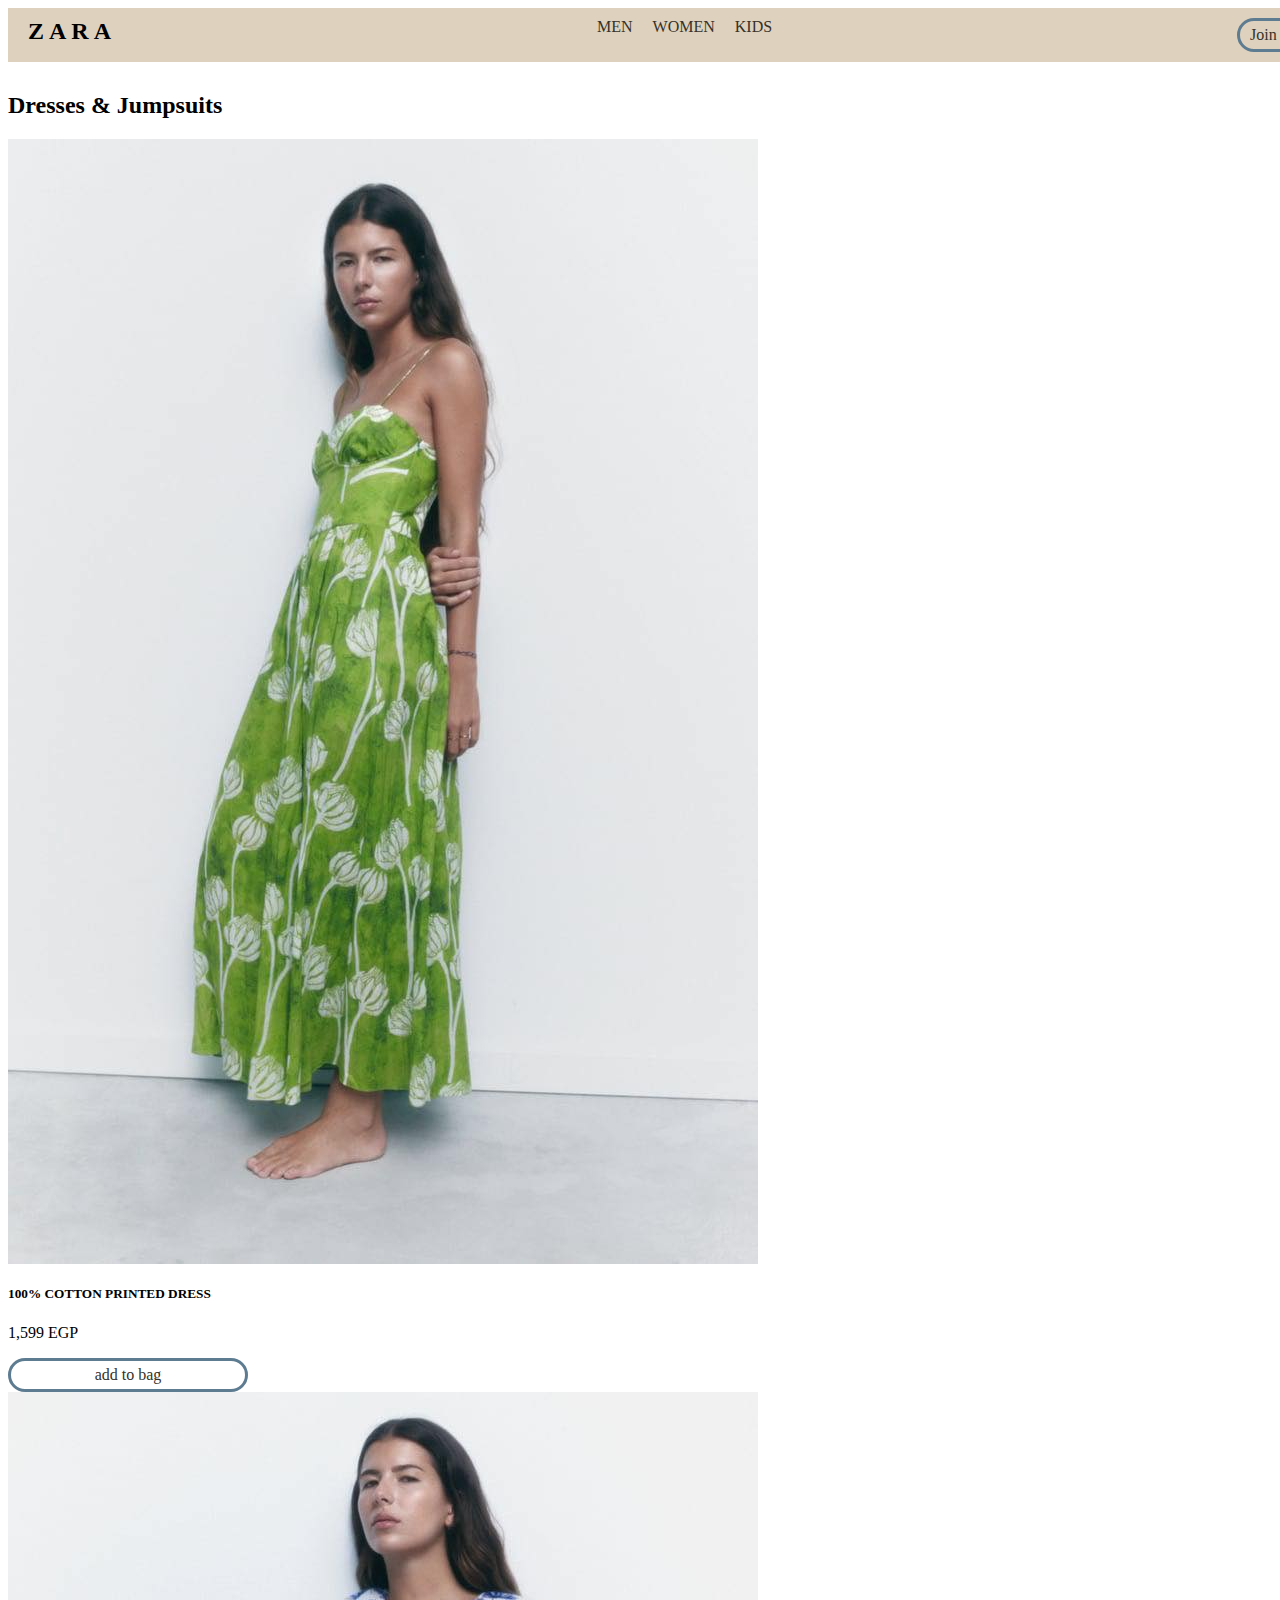
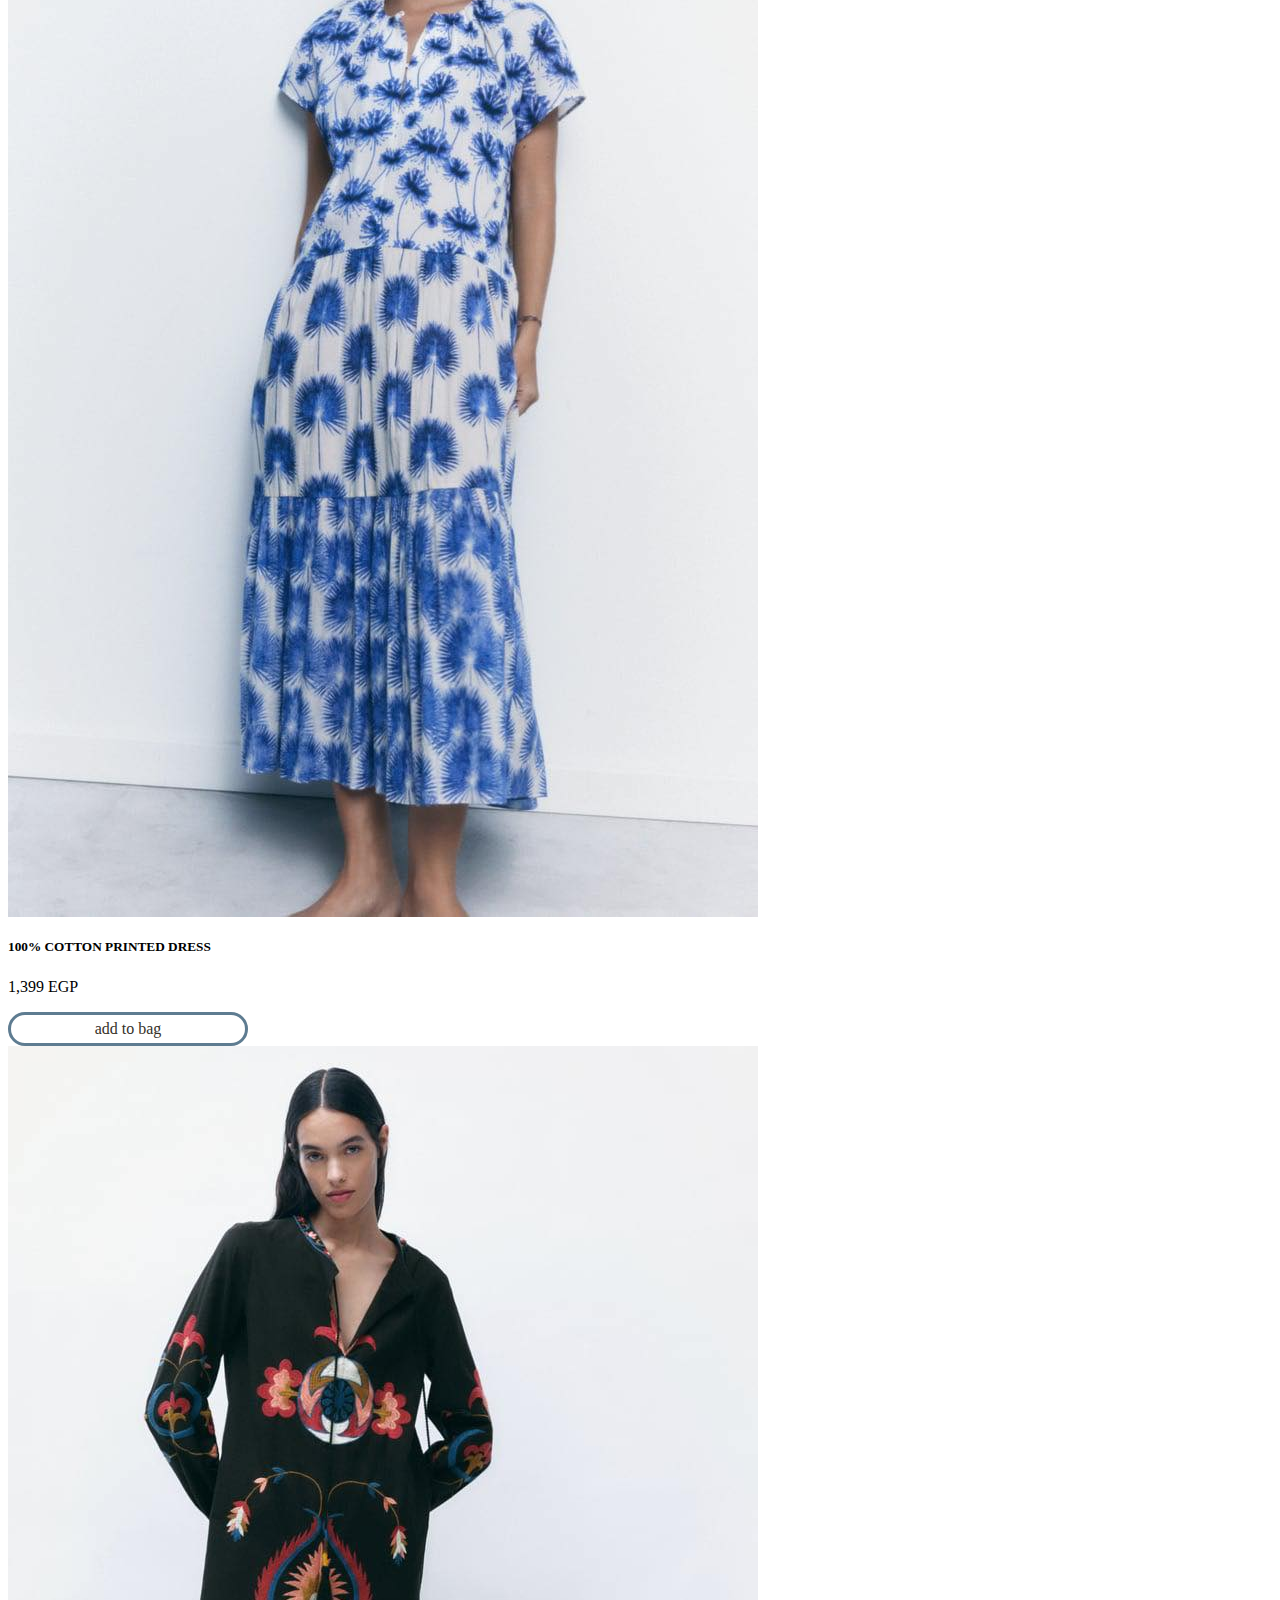
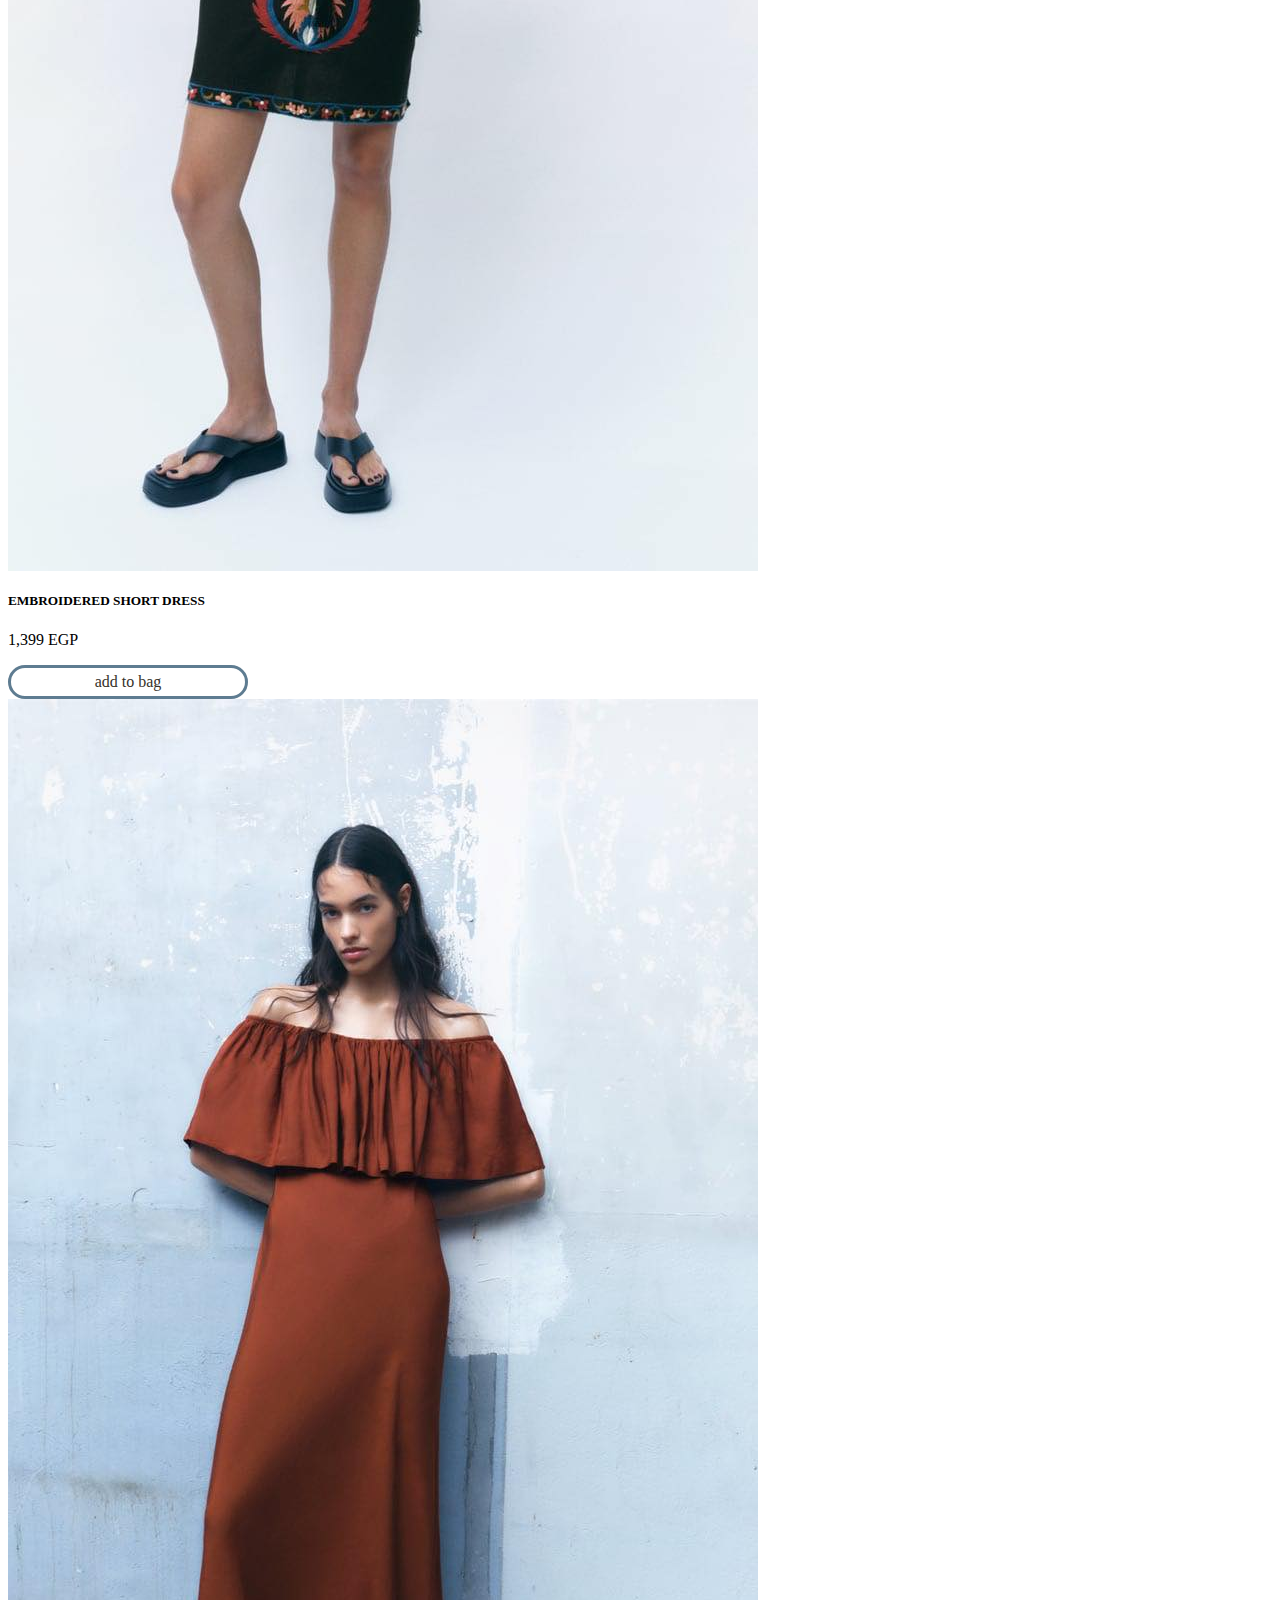
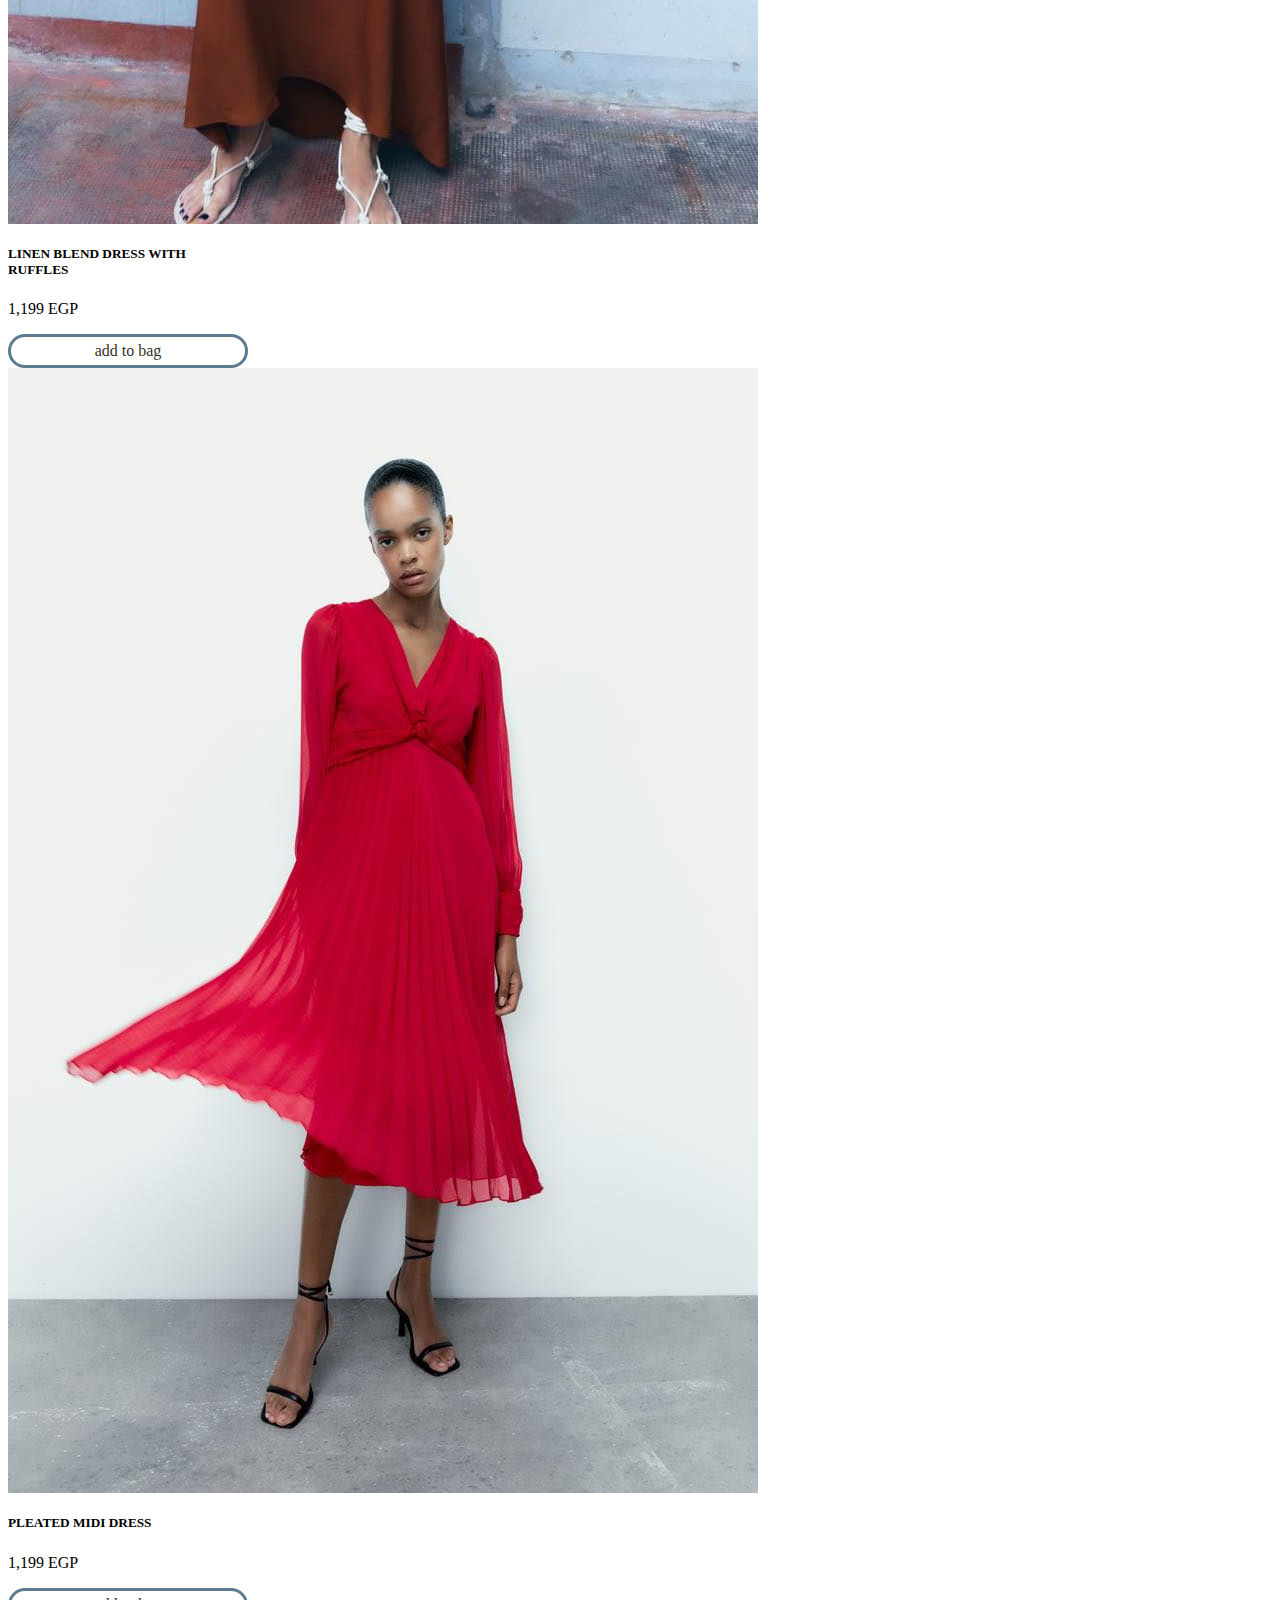
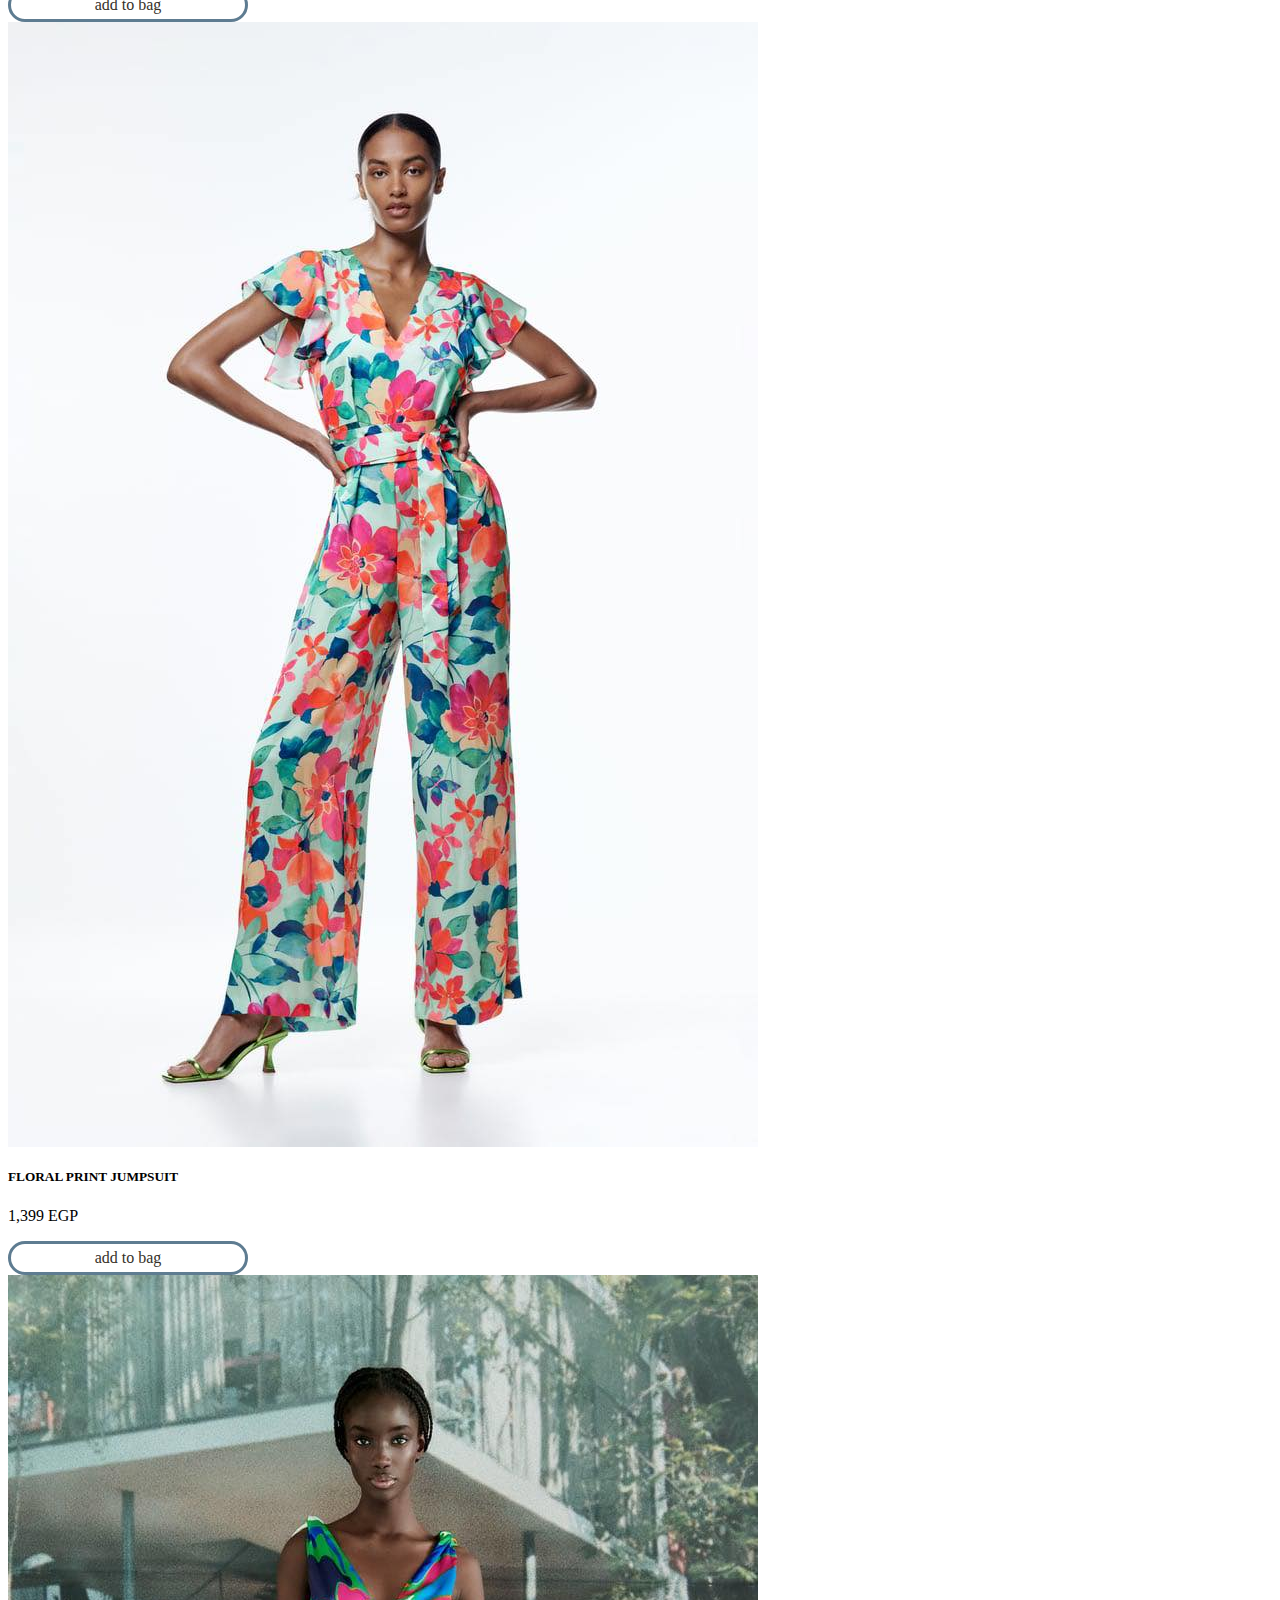
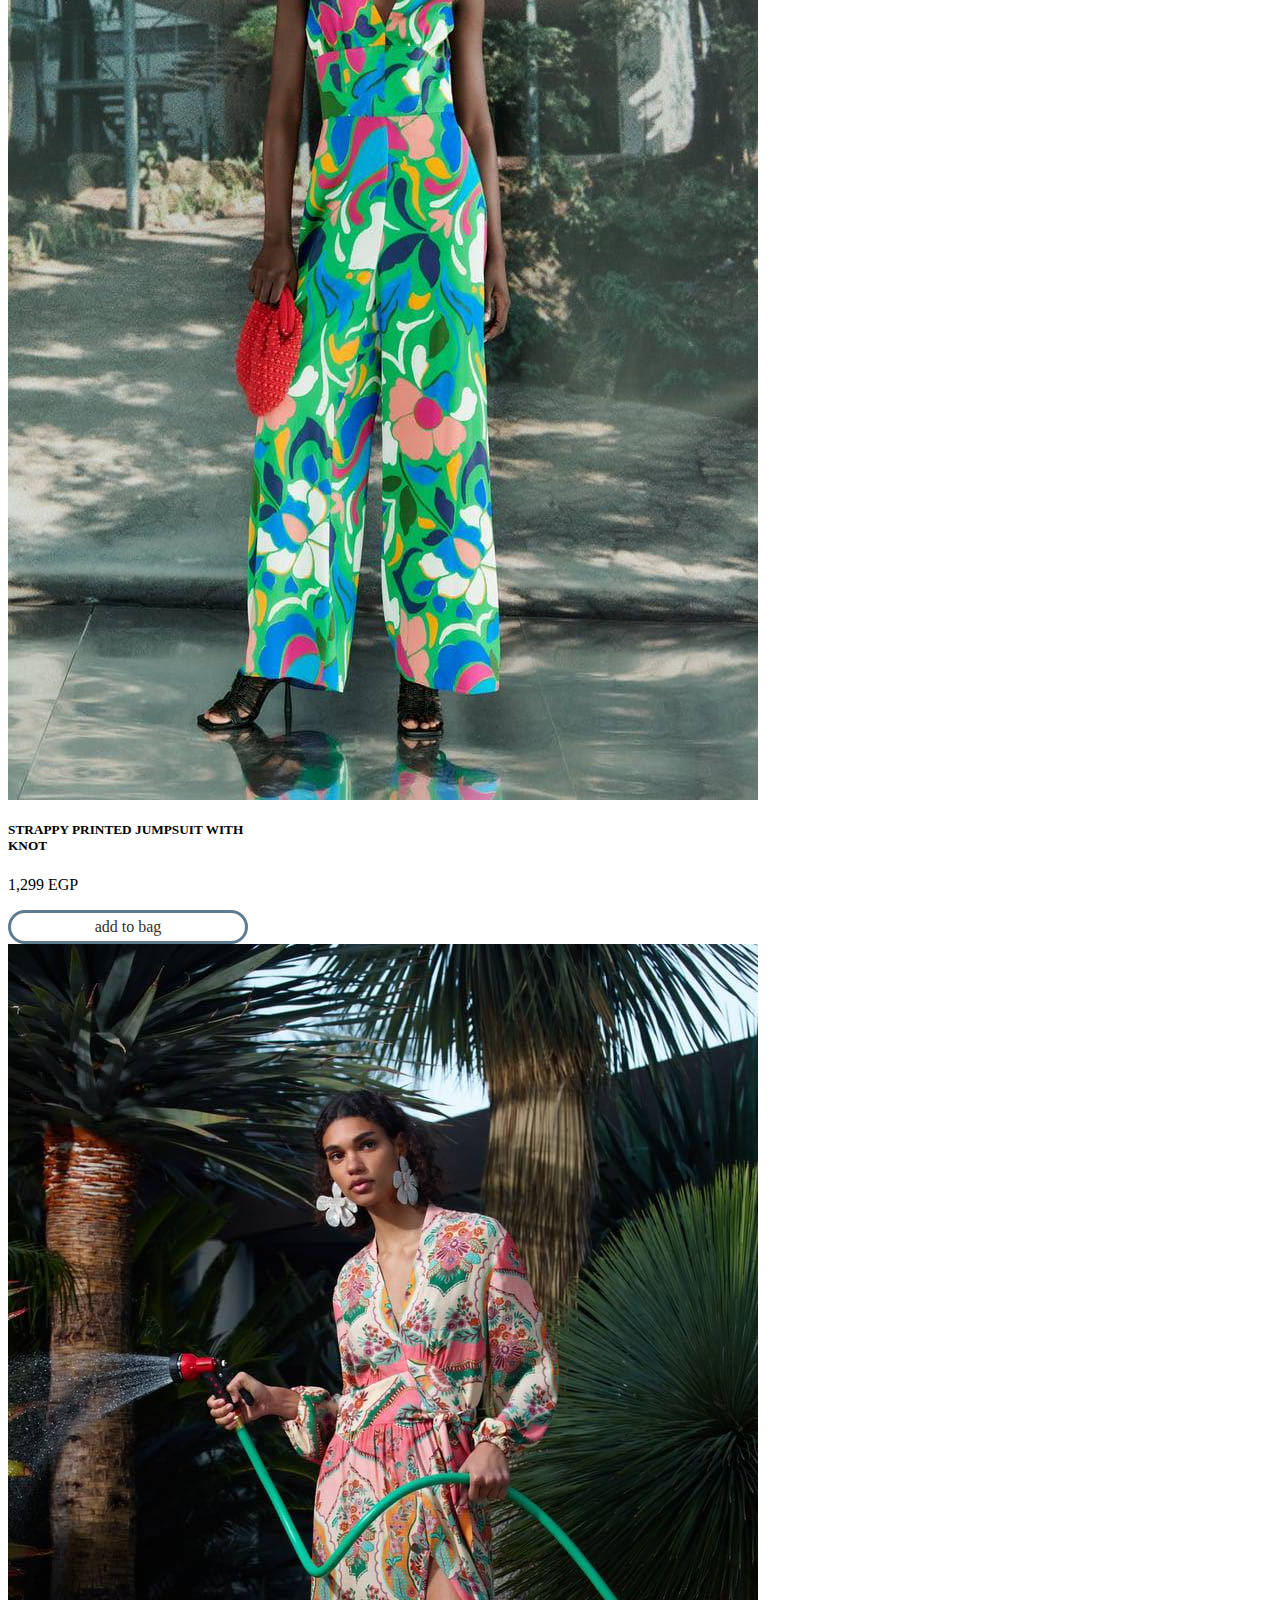
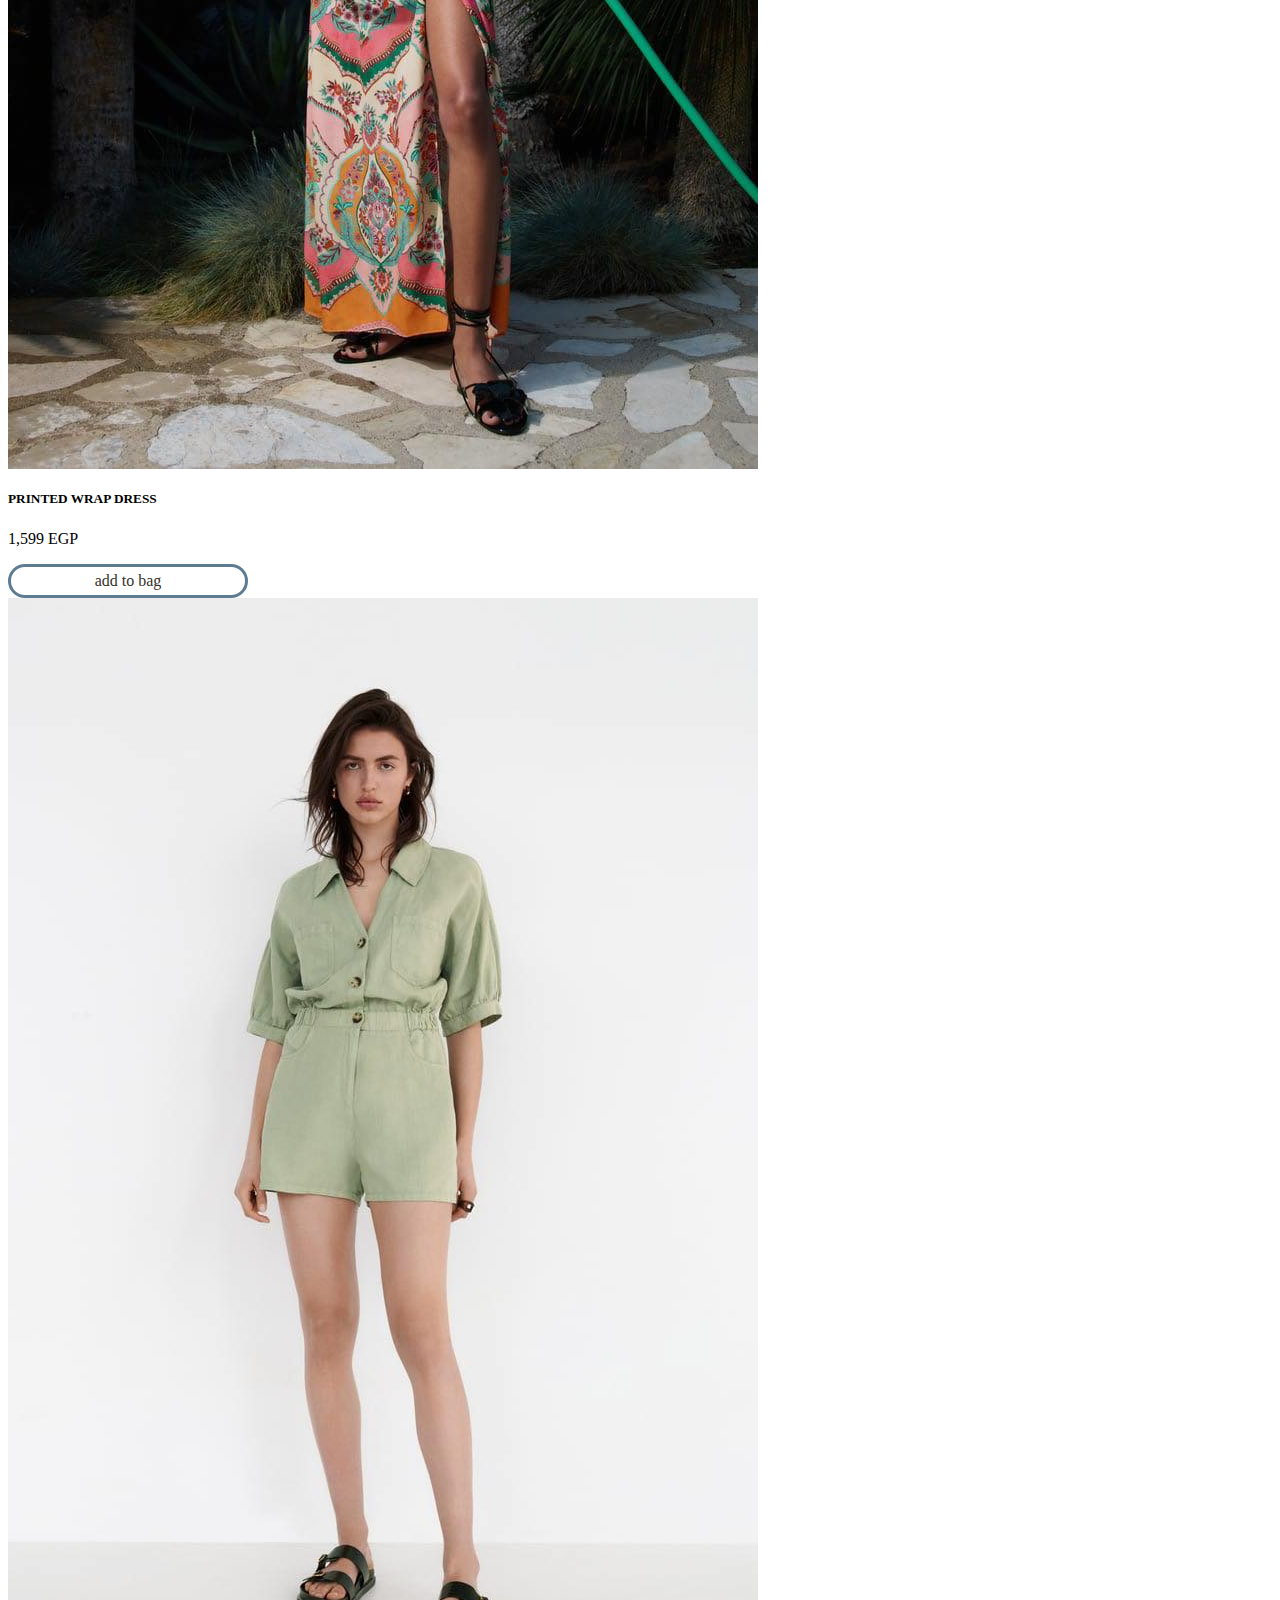
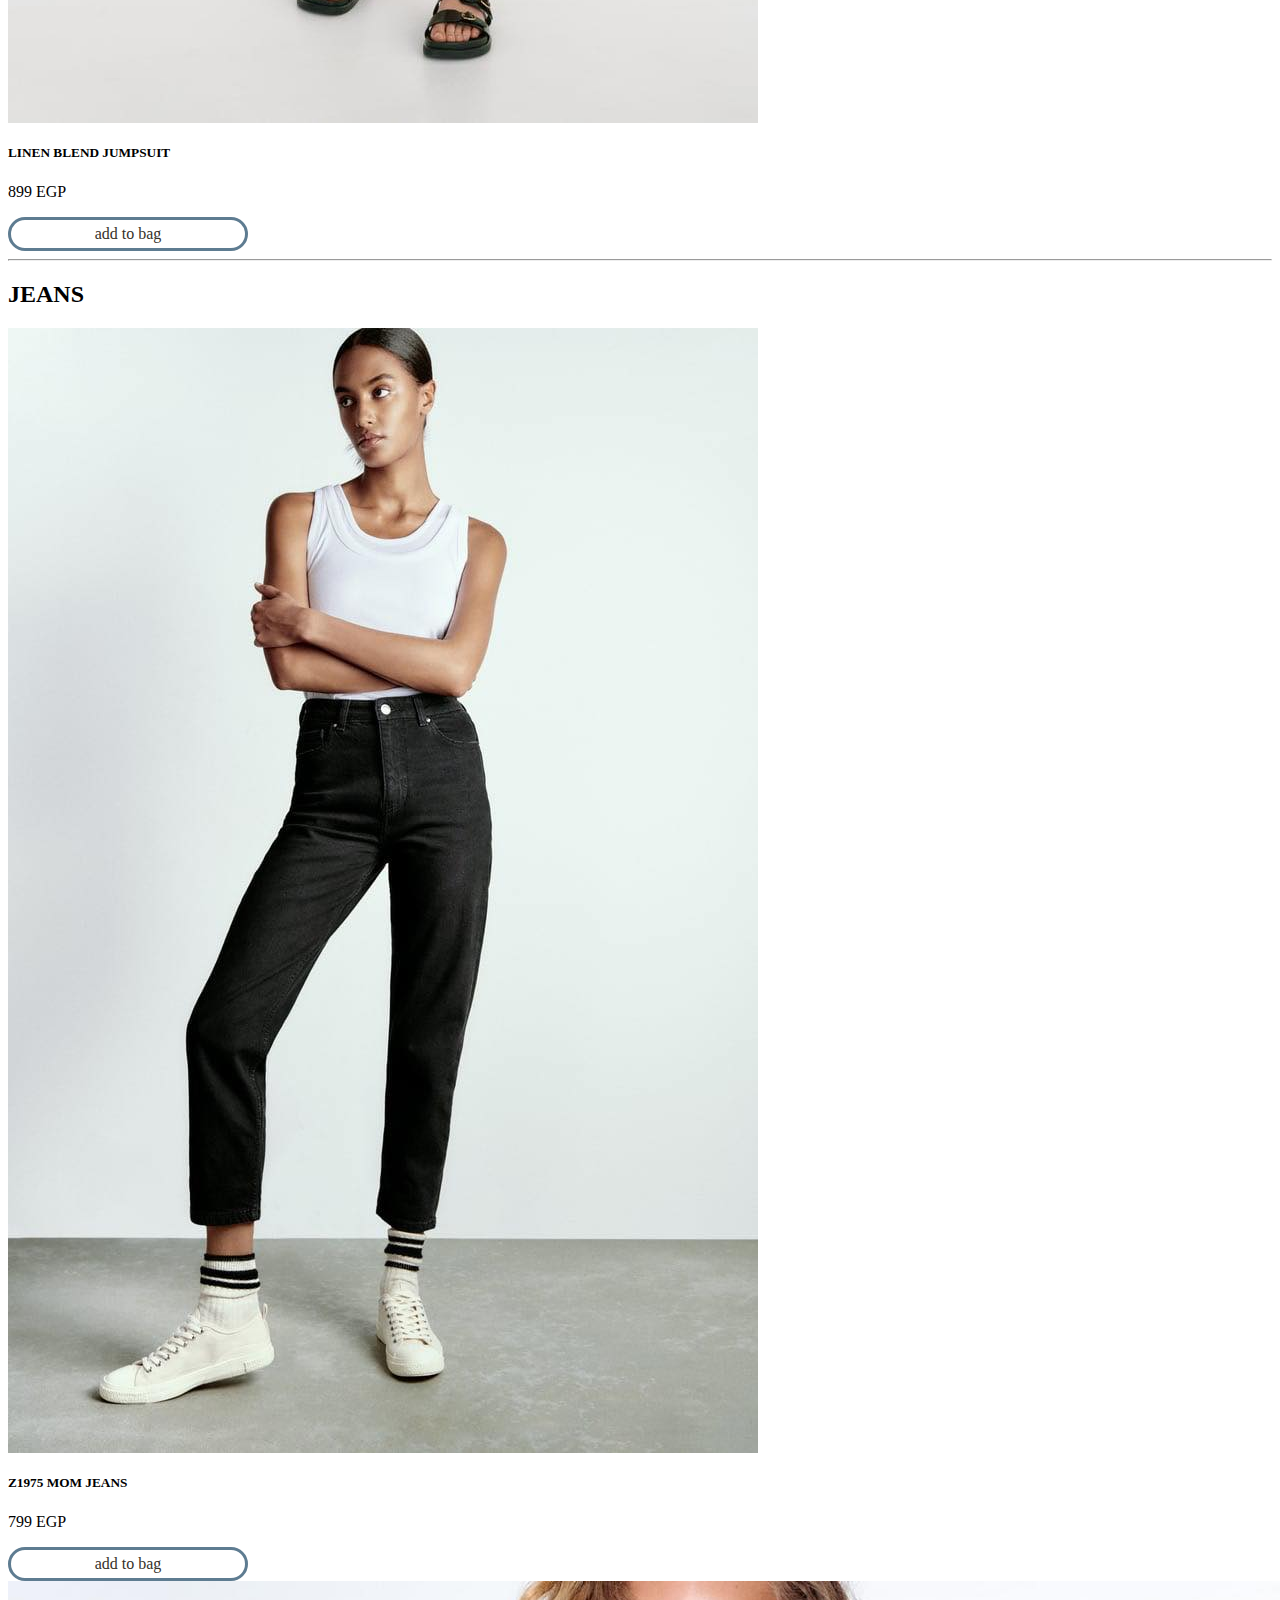
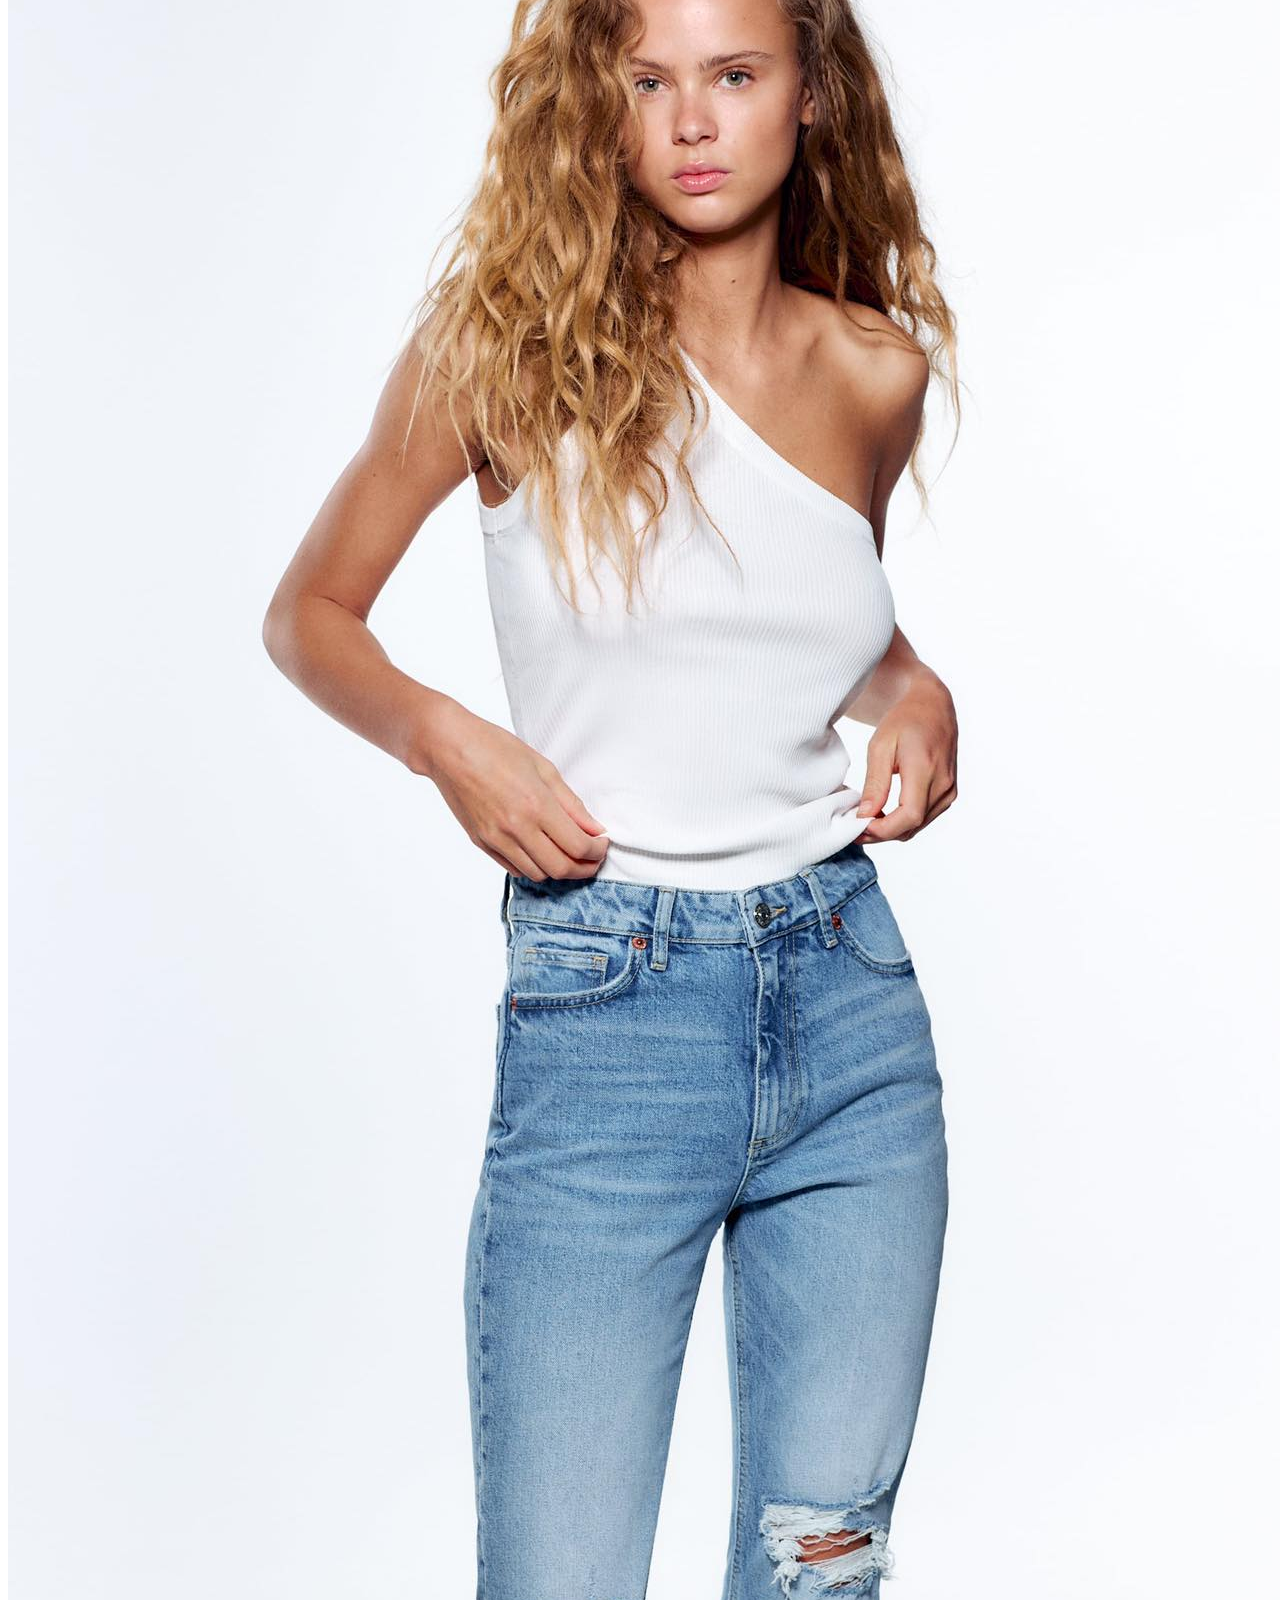
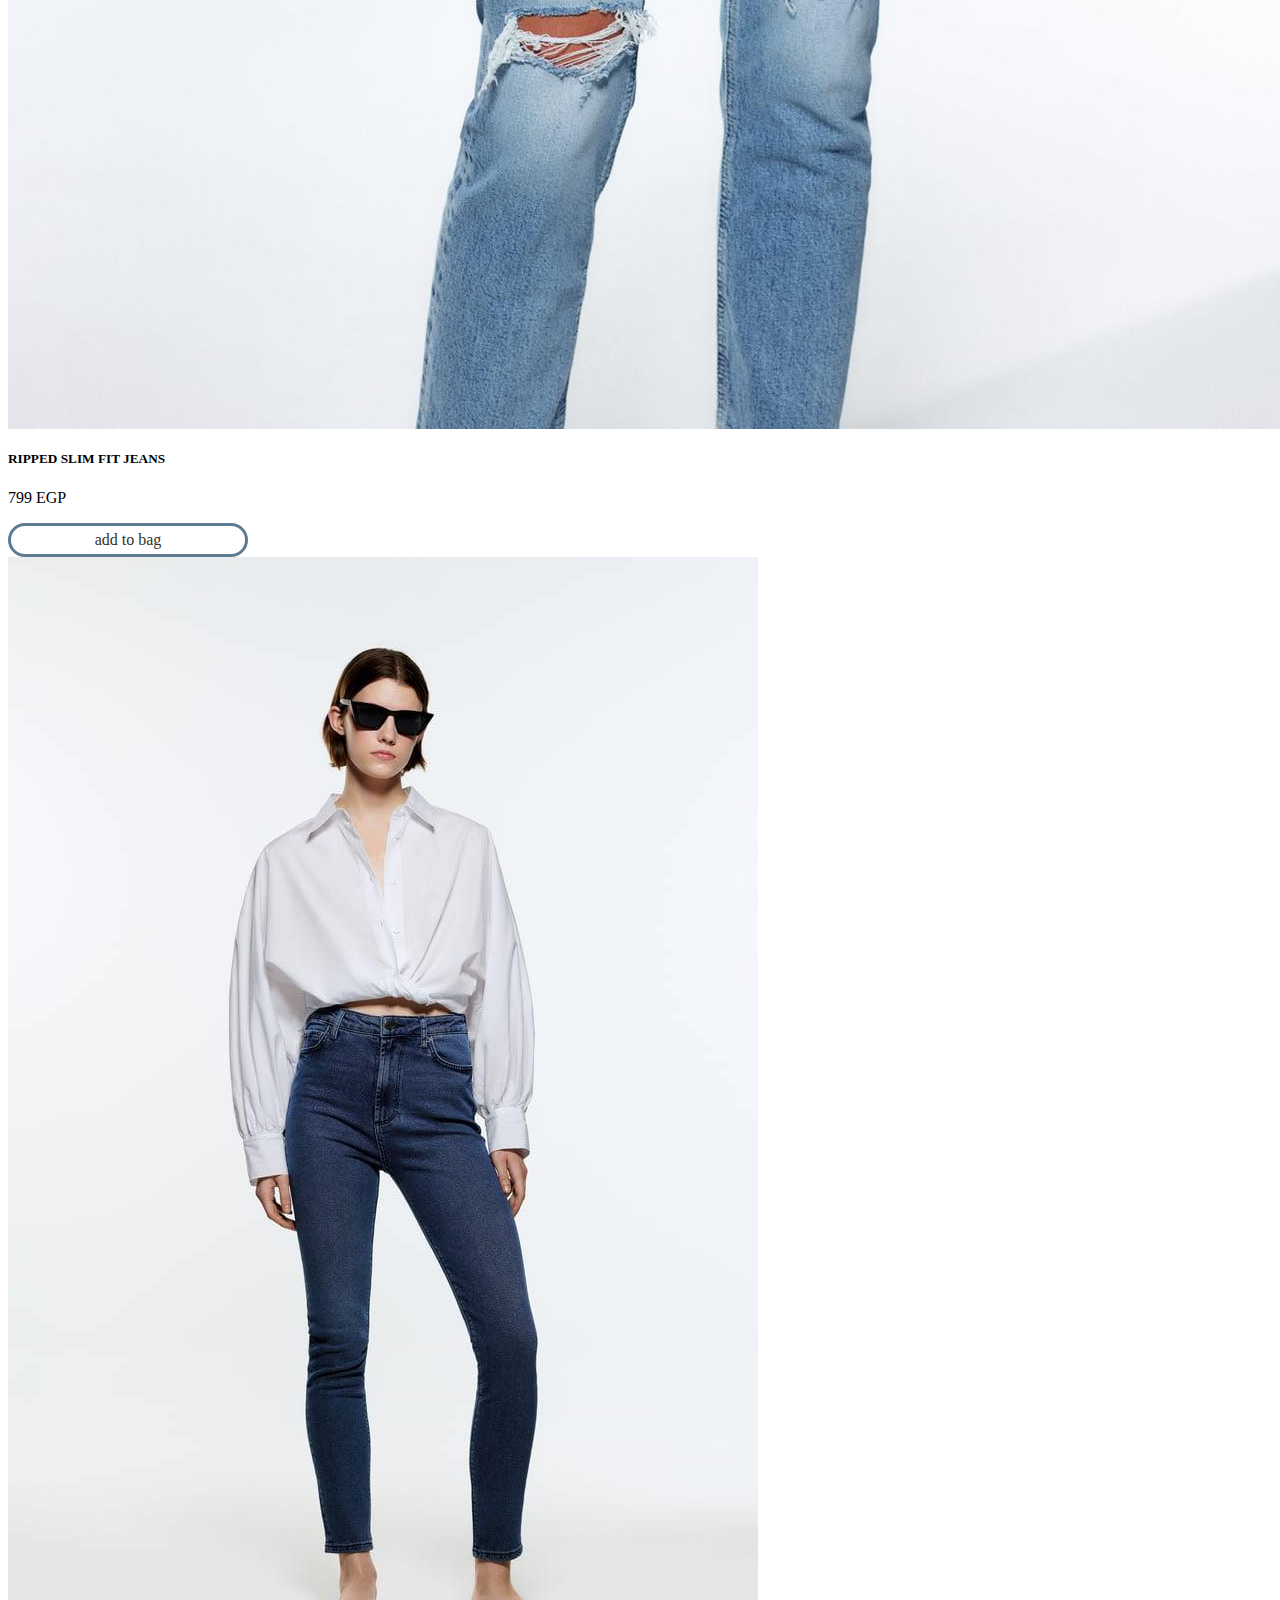
<file: women.html>
<html>
    <head>
        <title>WOMAN</title>
        <link rel="stylesheet" href="women.css">
        <link href="https://cdn.jsdelivr.net/npm/bootstrap@5.1.3/dist/css/bootstrap.min.css" rel="stylesheet" integrity="sha384-1BmE4kWBq78iYhFldvKuhfTAU6auU8tT94WrHftjDbrCEXSU1oBoqyl2QvZ6jIW3" crossorigin="anonymous">
      </head>

      <header>
        <!--logo-->
        <a class="logo" href="index.html">ZARA</a>
        <!--nav bar here-->
        <nav>
          <a href="men.html">MEN</a>
          <a href="women.html">WOMEN</a>
          <a href="kids.html">KIDS</a>
        </nav>
        <a href="#" class="btn">Join us</a>
      </header>

    <body>
      <div class="section">
        <!-- Dresses & Jumpsuits section-->
        <H2>Dresses & Jumpsuits</H2>
        <div class="container">
            <div class="row gy-3 my-3">
              <div class="col-md-4">
                 <div class="card" style="width: 15rem;">
                  <img src="dress1.jpg" class="card-img-top" alt="">
                  <div class="card-body">
                    <h5 class="card-title">100% COTTON PRINTED DRESS</h5>
                    <p class="card-text">1,599 EGP</p>
                    <a href="#" class="btn btn-dark">add to bag</a>
                  </div>
                </div>
              </div>
              <div class="col-md-4">
                <div class="card" style="width: 15rem;">
                 <img src="dress2.jpg" class="card-img-top" alt="">
                 <div class="card-body">
                   <h5 class="card-title">100% COTTON PRINTED DRESS</h5>
                   <p class="card-text">1,399 EGP</p>
                   <a href="#" class="btn btn-dark">add to bag</a>
                 </div>
               </div>
             </div>
             <div class="col-md-4">
              <div class="card" style="width: 15rem;">
               <img src="dress4.jpg" class="card-img-top" alt="">
               <div class="card-body">
                 <h5 class="card-title">EMBROIDERED SHORT DRESS</h5>
                 <p class="card-text">1,399 EGP</p>
                 <a href="#" class="btn btn-dark">add to bag</a>
               </div>
             </div>
           </div>
           <div class="col-md-4">
            <div class="card" style="width: 15rem;">
             <img src="dress3.jpg" class="card-img-top" alt="">
             <div class="card-body">
               <h5 class="card-title">LINEN BLEND DRESS WITH RUFFLES</h5>
               <p class="card-text">1,199 EGP</p>
               <a href="#" class="btn btn-dark">add to bag</a>
             </div>
           </div>
         </div>
         <div class="col-md-4">
          <div class="card" style="width: 15rem;">
           <img src="dress6.jpg" class="card-img-top" alt="">
           <div class="card-body">
             <h5 class="card-title">PLEATED MIDI DRESS</h5>
             <p class="card-text">1,199 EGP</p>
             <a href="#" class="btn btn-dark">add to bag</a>
           </div>
         </div>
       </div>
       <div class="col-md-4">
        <div class="card" style="width: 15rem;">
         <img src="jumpsuit1.jpg" class="card-img-top" alt="">
         <div class="card-body">
           <h5 class="card-title">FLORAL PRINT JUMPSUIT</h5>
           <p class="card-text">1,399 EGP</p>
           <a href="#" class="btn btn-dark">add to bag</a>
         </div>
       </div>
     </div>
     <div class="col-md-4">
      <div class="card" style="width: 15rem;">
       <img src="jumpsuit2.jpg" class="card-img-top" alt="">
       <div class="card-body">
         <h5 class="card-title">STRAPPY PRINTED JUMPSUIT WITH KNOT</h5>
         <p class="card-text">1,299 EGP</p>
         <a href="#" class="btn btn-dark">add to bag</a>
       </div>
     </div>
   </div>
   <div class="col-md-4">
    <div class="card" style="width: 15rem;">
     <img src="dress5.jpg" class="card-img-top" alt="">
     <div class="card-body">
       <h5 class="card-title">PRINTED WRAP DRESS</h5>
       <p class="card-text">1,599 EGP</p>
       <a href="#" class="btn btn-dark">add to bag</a>
     </div>
   </div>
 </div>
 <div class="col-md-4">
  <div class="card" style="width: 15rem;">
   <img src="jumpsuit3.jpg" class="card-img-top" alt="">
   <div class="card-body">
     <h5 class="card-title">LINEN BLEND JUMPSUIT</h5>
     <p class="card-text">899 EGP</p>
     <a href="#" class="btn btn-dark">add to bag</a>
   </div>
 </div>
</div>
<!--jeans section-->
 <hr>
 <h2>JEANS</h2>
 <div class="col-md-4">
  <div class="card" style="width: 15rem;">
   <img src="jeans1.jpg" class="card-img-top" alt="">
   <div class="card-body">
     <h5 class="card-title">Z1975 MOM JEANS</h5>
     <p class="card-text">799 EGP</p>
     <a href="#" class="btn btn-dark">add to bag</a>
   </div>
 </div>
</div>
<div class="col-md-4">
  <div class="card" style="width: 15rem;">
   <img src="jeans2.jpg" class="card-img-top" alt="">
   <div class="card-body">
     <h5 class="card-title">RIPPED SLIM FIT JEANS</h5>
     <p class="card-text">799 EGP</p>
     <a href="#" class="btn btn-dark">add to bag</a>
   </div>
 </div>
</div>
<div class="col-md-4">
  <div class="card" style="width: 15rem;">
   <img src="jeans3.jpg" class="card-img-top" alt="">
   <div class="card-body">
     <h5 class="card-title">ZW THE '8OS SKINNY JEANS</h5>
     <p class="card-text">899 EGP</p>
     <a href="#" class="btn btn-dark">add to bag</a>
   </div>
 </div>
</div>
<div class="col-md-4">
  <div class="card" style="width: 15rem;">
   <img src="jeans4.jpg" class="card-img-top" alt="">
   <div class="card-body">
     <h5 class="card-title">MID-RISE SCULPT JEANS</h5>
     <p class="card-text">799 EGP</p>
     <a href="#" class="btn btn-dark">add to bag</a>
   </div>
 </div>
</div>
<div class="col-md-4">
  <div class="card" style="width: 15rem;">
   <img src="jeans5.jpg" class="card-img-top" alt="">
   <div class="card-body">
     <h5 class="card-title">Z1975 BAGGY PAPERBAG JEANS</h5>
     <p class="card-text">899 EGP</p>
     <a href="#" class="btn btn-dark">add to bag</a>
   </div>
 </div>
</div>
<div class="col-md-4">
  <div class="card" style="width: 15rem;">
   <img src="jeans6.jpg" class="card-img-top" alt="">
   <div class="card-body">
     <h5 class="card-title">RIPPED MOM JEANS</h5>
     <p class="card-text">799 EGP</p>
     <a href="#" class="btn btn-dark">add to bag</a>
   </div>
 </div>
</div>
<!--blouses section-->
<hr>
<h2>BLOUSES</h2>
<div class="col-md-4">
  <div class="card" style="width: 15rem;">
   <img src="blouse1.jpg" class="card-img-top" alt="">
   <div class="card-body">
     <h5 class="card-title">FLORAL PRINT SHIRT WITH TIES </h5>
     <p class="card-text">799 EGP</p>
     <a href="#" class="btn btn-dark">add to bag</a>
   </div>
 </div>
</div>
<div class="col-md-4">
  <div class="card" style="width: 15rem;">
   <img src="blouse2.jpg" class="card-img-top" alt="">
   <div class="card-body">
     <h5 class="card-title">BLOUSE WITH COMBINED EMBROIDERY </h5>
     <p class="card-text">1,199 EGP</p>
     <a href="#" class="btn btn-dark">add to bag</a>
   </div>
 </div>
</div>
<div class="col-md-4">
  <div class="card" style="width: 15rem;">
   <img src="blouse3.jpg" class="card-img-top" alt="">
   <div class="card-body">
     <h5 class="card-title">SATIN SHIRT</h5>
     <p class="card-text">629 EGP</p>
     <a href="#" class="btn btn-dark">add to bag</a>
   </div>
 </div>
</div>
<div class="col-md-4">
  <div class="card" style="width: 15rem;">
   <img src="blouse4.jpg" class="card-img-top" alt="">
   <div class="card-body">
     <h5 class="card-title">LACE-TRIMMED SHIRT WITH EMBROIDERY</h5>
     <p class="card-text">899 EGP</p>
     <a href="#" class="btn btn-dark">add to bag</a>
   </div>
 </div>
</div>
<div class="col-md-4">
  <div class="card" style="width: 15rem;">
   <img src="blouse5.jpg" class="card-img-top" alt="">
   <div class="card-body">
     <h5 class="card-title">EMBROIDERED BLOUSE</h5>
     <p class="card-text">899 EGP</p>
     <a href="#" class="btn btn-dark">add to bag</a>
   </div>
 </div>
</div>
<div class="col-md-4">
  <div class="card" style="width: 15rem;">
   <img src="blouse6.jpg" class="card-img-top" alt="">
   <div class="card-body">
     <h5 class="card-title">FLORAL PRINT BLOUSE </h5>
     <p class="card-text">849 EGP</p>
     <a href="#" class="btn btn-dark">add to bag</a>
   </div>
 </div>
</div>
</div>
<!-- footer -->
<footer>
  <div class="contant">
    <h2>Contact us</h2>
    <h3>Send us a message</h3>
    <form class="" action="index.html" method="post">
        <input type="text" name="name" value="" placeholder="Full Name">
        <input type="email" name="email" value="" placeholder="Email">
        <input class="msg" type="text" name="message" value="" placeholder="Your Message">
        <input class="submit" type="submit" name="btn" value="Submit">
    </form>
  </div>
  <div class="pages">
    <h3>All Our Pages</h3>
    <a href="index.html">Home</a>
    <a href="men.html">Men</a>
    <a href="women.html">women</a>
    <a href="kids.html">kids</a>
  </div>
  <div class="zara">
    <h1>ZARA</h1>
  </div>
</footer>
    </body>
</html>
</file>
<file: index.css>
*{
  margin: 0;
  padding: 0;
  scroll-behavior: smooth;
  box-sizing: border-box;
  font-family: sans-serif;
}
header{
  display: flex;
  justify-content: space-between;
  padding: 10px 20px;
  width: 100%;
  background: #DED1BD;
  position: fixed;
  z-index: 999;
}
.logo{
  text-decoration: none;
  color: black;
  font-family: Serif;
  font-weight: 800;
  font-size: 1.5em;
  letter-spacing: 5px;
}
nav a{
  text-decoration: none;
  padding-left: 1em;
  color: #363129;
}
nav a:hover{
color: black;
}
.btn{
  display: flex;
  align-items: center;
  justify-content: center;
  text-decoration: none;
  color:#363129;
  border: solid;
  border-color: #5E7C91;
  border-radius: 50px;
  padding: 5px 10px;
  transition: .7s ease;
}
.btn:hover{
  color: white;
  background: #5E7C91;
  transform: scale(1.1);
}



.img {
  background: url("zara1.jpg");
  background-repeat: no-repeat;
  background-position: center top;
  background-attachment: fixed;
  height: 700px;
}

.about{
  display: flex;
  justify-content: center;
  padding: 20px 50px;
}
.about .info{
  padding-left: 30px;
  width: 300px;
  height: 100px;
}
.info h2{
  padding-bottom: 20px;
}
.about img{
  width: 200px;
  border: solid;
  border-color: #DED1BD;
}

.matrial{
  display: flex;
  justify-content: center;
  padding: 60px 50px;
  margin-top: 40px;
}
.matrial .info{
  padding-right: 30px;
  width: 300px;
  height: 100px;
}
.info h2{
  padding-bottom: 20px;
}
.matrial img{
  width: 200px;
  border: solid;
  border-color: #DED1BD;
}

.pic{
  background: url("zara4.jpg");
  background-position: center;
  height:700px;
}

footer{
  padding: 20px 50px;
  background: #DED1BD;
  width: 100%;
  display: flex;
  justify-content: space-between;
}
footer form{
  display: flex;
  flex-direction: column;
}
footer form input{
  width: 200px;
  height: 40px;
  margin-top: 10px;
  border-radius: 15px;
  border: solid;
  padding-left: 10px;
}
footer form .msg{
  height: 70px;
}
.submit{
  padding-right: 10px;
  border-radius: 15px;
  font-weight: 700;
  font-size: 1.3em;
  width: 100px;
  border-color: #FAFF01;
}
.submit:hover{
  background: #FAFF01;
}
.pages{
  display: flex;
  flex-direction: column;
  padding-left: 50px;
}
.pages a{
  text-decoration: none;
  color: #363129;
  padding-top: 10px;
}
.zara{
  color: black;
  font-family: serif;
  letter-spacing: 5px;
}
</file>
<file: kids.css>
.section{padding-top: 4rem;}
header{
    display: flex;
    justify-content: space-between;
    padding: 10px 20px;
    width: 100%;
    background: #DED1BD;
    position: fixed;
    z-index: 999;
  }
  .logo{
    text-decoration: none;
    color: black;
    font-family: Serif;
    font-weight: 800;
    font-size: 1.5em;
    letter-spacing: 5px;
  }
  nav a{
    text-decoration: none;
    padding-left: 1em;
    color: #363129;
  }
  nav a:hover{
  color: black;
  }
  .btn{
    display: flex;
    align-items: center;
    justify-content: center;
    text-decoration: none;
    color:#363129;
    border: solid;
    border-color: #5E7C91;
    border-radius: 50px;
    padding: 5px 10px;
    transition: .7s ease;
  }
  .btn:hover{
    color: white;
    background: #5E7C91;
    transform: scale(1.1);
  }

  footer{
    padding: 20px 50px;
    background: #DED1BD;
    margin-top: 30px;
    width: 100%;
    display: flex;
    justify-content: space-between;
  }
  footer form{
    display: flex;
    flex-direction: column;
  }
  footer form input{
    width: 200px;
    height: 40px;
    margin-top: 10px;
    border-radius: 15px;
    border: solid;
    padding-left: 10px;
  }
  footer form .msg{
    height: 70px;
  }
  .submit{
    padding-right: 10px;
    border-radius: 15px;
    font-weight: 700;
    font-size: 1.3em;
    width: 100px;
    border-color: #FAFF01;
  }
  .submit:hover{
    background: #FAFF01;
  }
  .pages{
    display: flex;
    flex-direction: column;
    padding-left: 50px;
  }
  .pages a{
    text-decoration: none;
    color: #363129;
    padding-top: 10px;
  }
  .zara{
    color: black;
    font-family: serif;
    letter-spacing: 5px;
  }
  .btn-dark{
    background-color: #DED1BD !important;
    color: black !important;
  }
</file>
<file: men.css>
*{
  margin: 0;
  padding: 0;
  scroll-behavior: smooth;
  box-sizing: border-box;
  font-family: sans-serif;
}

header{
  display: flex;
  justify-content: space-between;
  padding: 10px 20px;
  width: 100%;
  background: #DED1BD;
  position: fixed;
  z-index: 999;
}
.logo{
  text-decoration: none;
  color: black;
  font-family: Serif;
  font-weight: 800;
  font-size: 1.5em;
  letter-spacing: 5px;
}
nav a{
  text-decoration: none;
  padding-left: 1em;
  color: #363129;
}
nav a:hover{
color: black;
}
.btn{
  display: flex;
  align-items: center;
  justify-content: center;
  text-decoration: none;
  color:#363129;
  border: solid;
  border-color: #5E7C91;
  border-radius: 50px;
  padding: 5px 10px;
  transition: .7s ease;
}
.btn:hover{
  color: white;
  background: #5E7C91;
  transform: scale(1.1);
}

.pic{
  width: 100%;
  height: 500px;
  background: url("men.jpg");
  background-repeat: no-repeat;
  background-position: center;
  background-size: contain;
  background-attachment: fixed;
}

.cards{
  display: flex;
  justify-content: center;
  margin-top: 30px;
  }
  .card{
      text-decoration: none;
      padding:0px 30px;
      transition: 1s ease;
  }
  .card:hover{
    transform: scale(.7);
  }
.card .info{
  display: flex;
  justify-content: center;
  color: #363129;
  background: #DED1BD;
  padding: 10px;
  font-family: serif;
  font-weight: 700;
}
.view{
  display: flex;
  justify-content: center;
  margin-top: 20px;

}
.cards .card img{
  height: 500px;
}
.view .card img{
  height: 400px;
}
footer{
  padding: 20px 50px;
  background: #DED1BD;
  margin-top: 30px;
  width: 100%;
  display: flex;
  justify-content: space-between;
}
footer form{
  display: flex;
  flex-direction: column;
}
footer form input{
  width: 200px;
  height: 40px;
  margin-top: 10px;
  border-radius: 15px;
  border: solid;
  padding-left: 10px;
}
footer form .msg{
  height: 70px;
}
.submit{
  padding-right: 10px;
  border-radius: 15px;
  font-weight: 700;
  font-size: 1.3em;
  width: 100px;
  border-color: #FAFF01;
}
.submit:hover{
  background: #FAFF01;
}
.pages{
  display: flex;
  flex-direction: column;
  padding-left: 50px;
}
.pages a{
  text-decoration: none;
  color: #363129;
  padding-top: 10px;
}
.zara{
  color: black;
  font-family: serif;
  letter-spacing: 5px;
}
</file>
<file: women.css>
.section{padding-top: 4rem;}
header{
    display: flex;
    justify-content: space-between;
    padding: 10px 20px;
    width: 100%;
    background: #DED1BD;
    position: fixed;
    z-index: 999;
  }
  .logo{
    text-decoration: none;
    color: black;
    font-family: Serif;
    font-weight: 800;
    font-size: 1.5em;
    letter-spacing: 5px;
  }
  nav a{
    text-decoration: none;
    padding-left: 1em;
    color: #363129;
  }
  nav a:hover{
  color: black;
  }
  .btn{
    display: flex;
    align-items: center;
    justify-content: center;
    text-decoration: none;
    color:#363129;
    border: solid;
    border-color: #5E7C91;
    border-radius: 50px;
    padding: 5px 10px;
    transition: .7s ease;
  }
  .btn:hover{
    color: white;
    background: #5E7C91;
    transform: scale(1.1);
  }

  footer{
    padding: 20px 50px;
    background: #DED1BD;
    margin-top: 30px;
    width: 100%;
    display: flex;
    justify-content: space-between;
  }
  footer form{
    display: flex;
    flex-direction: column;
  }
  footer form input{
    width: 200px;
    height: 40px;
    margin-top: 10px;
    border-radius: 15px;
    border: solid;
    padding-left: 10px;
  }
  footer form .msg{
    height: 70px;
  }
  .submit{
    padding-right: 10px;
    border-radius: 15px;
    font-weight: 700;
    font-size: 1.3em;
    width: 100px;
    border-color: #FAFF01;
  }
  .submit:hover{
    background: #FAFF01;
  }
  .pages{
    display: flex;
    flex-direction: column;
    padding-left: 50px;
  }
  .pages a{
    text-decoration: none;
    color: #363129;
    padding-top: 10px;
  }
  .zara{
    color: black;
    font-family: serif;
    letter-spacing: 5px;
  }
</file>
